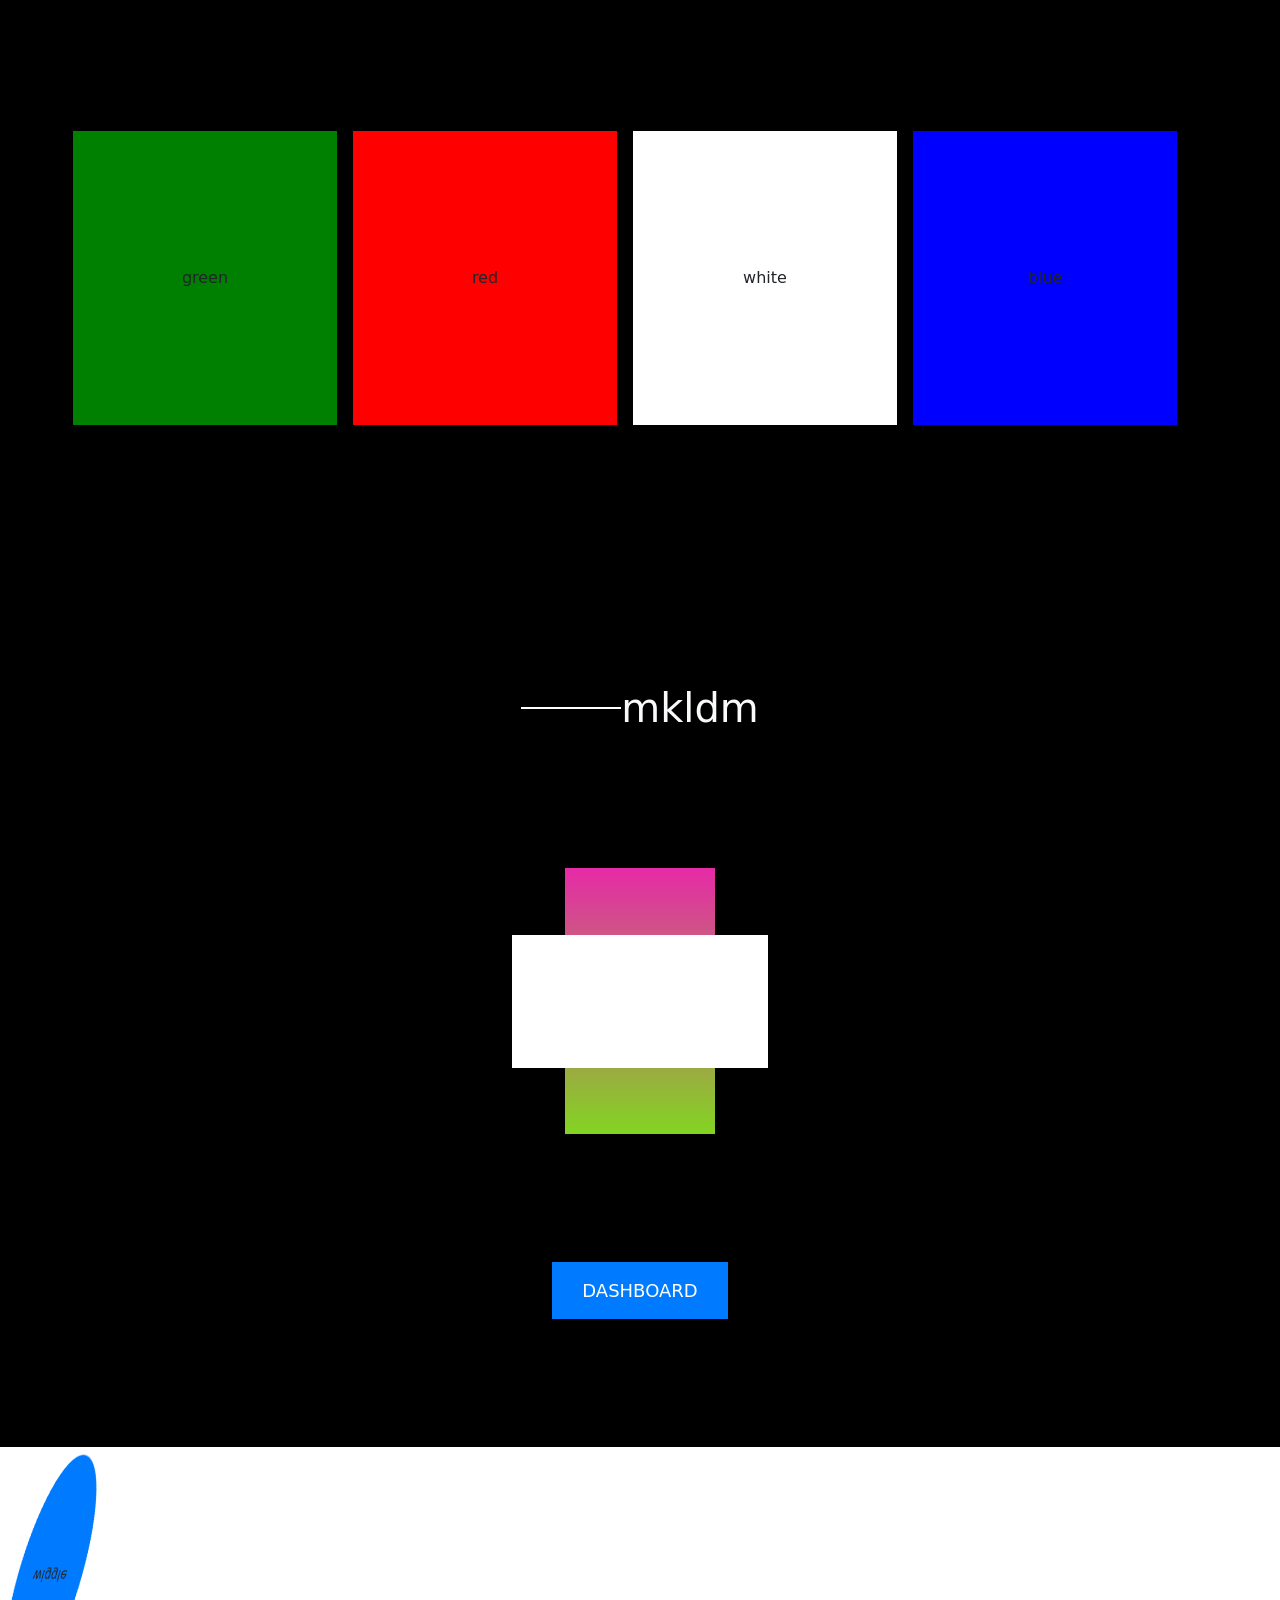
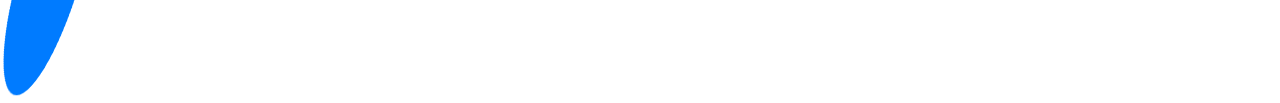
<file: class-work.html>
<!DOCTYPE html>
<html lang="en">
<head>
    <meta charset="UTF-8">
    <meta name="viewport" content="width=device-width, initial-scale=1.0">
    <title>Document</title>
    <link href="https://cdn.jsdelivr.net/npm/bootstrap@5.3.5/dist/css/bootstrap.min.css" rel="stylesheet" integrity="sha384-SgOJa3DmI69IUzQ2PVdRZhwQ+dy64/BUtbMJw1MZ8t5HZApcHrRKUc4W0kG879m7" crossorigin="anonymous">
</head>
<style>
   
    section{
        margin: 0;
        padding: 10% 0;
        background-color: black;
        height: fit-content;
        width: 100vw;
        display: flex;
        justify-content: center;
        align-items: center;
        
    }
  
    .row {
        width: fit-content;
        display: flex;
        justify-content: center;
        align-items: center;
        gap: 10px;
    }
    .row>div:nth-child(1){
        border: 3px solid black;
        height: 300px;
        width: 270px;
        display: flex;
        justify-content: center;
        align-items: center;
        background-color: green;
    }
    .row>div:nth-child(2){
        border: 3px solid black;
        height: 300px;
        width: 270px;
        display: flex;
        justify-content: center;
        align-items: center;
        background-color: red;
    }
    .row>div:nth-child(3){
        border: 3px solid black;
        height: 300px;
        width: 270px;
        display: flex;
        justify-content: center;
        align-items: center;
        background-color: white;
    }
    .row>div:nth-child(4){
        border: 3px solid black;
        height: 300px;
        width: 270px;
        display: flex;
        justify-content: center;
        align-items: center;
        background-color: blue;

    }
    h1{
        display: flex;
        align-items: center;
    }
    h1:before{
        content: "";
        display: block;
        background-color: white;
        height: 2px;
        width: 100px;
    }

    .neon-edge{
        position: relative;
        display: flex;
        justify-content: center;
        align-items: center;
        overflow: hidden;
    }

    .neon-edge::before{
        content: '';
        position: absolute;
        width: 150px;
        height: 150%;
        background: linear-gradient(#ff00c8,#6aff00);
        animation: neon 3s linear infinite;

    }
  @keyframes neon{
    from{
        transform: rotate(0deg);
    }
    to{
        transform: rotate(360deg);
    }
  }
  .neon-edge::after{
        content: '';
        position: absolute;
        /* inset: 1px; */
        background-color: white;
        width: 20%;
        height: 50%;
        /* border: 100px; */
    }


    .slide-button {
    position: relative;
    overflow: hidden;
    border: none;
    padding: 15px 30px;
    font-size: 18px;
    cursor: pointer;
    color: white;
    background-color: #007bff;
    transition: all 0.4s ease-in-out;
}

.slide-button::before {
    content: "Hovered!";
    position: absolute;
    top: 0;
    left: 100%;
    width: 100%;
    height: 100%;
    background-color: #28a745;
    display: flex;
    justify-content: center;
    align-items: center;
    color: white;
    transition: all 0.4s ease-in-out;
}

.slide-button:hover {
    color: transparent;

}

.slide-button:hover::before {
    left: 0;

}
 .wig{
    width: 100px;
    height: 100px;
    columns: pink;
    background-color: #007bff;
    border-radius: 50%;
    display: flex;
    justify-content: center;
    align-items: center;
    transform: rotateY(50deg) rotateX(160deg);
}
</style>
<body>
    <section>
        <div class="container">
            <div class="row d-flex justify-content-center align-items-center">
                <div class="col-lg col-sm-5 col-xs-10">green</div>
                <div class="col-lg col-sm-5 col-xs-10">red</div>
                <div class="col-lg col-sm-5 col-xs-10">white</div>
                <div class="col-lg col-sm-5 col-xs-10">blue</div>
            </div>
        </div>
    </section>

    <section>
        <h1 class="text-light">mkldm</h1>
    </section>

    <section class="neon-edge">
        <h1></h1>
    </section>


    <section class="button">
        <button class="slide-button">DASHBOARD</button>
    </section>


    <section class="wig">
        <div class="wiggle">wiggle</div>
    </section>
    <script src="https://cdn.jsdelivr.net/npm/bootstrap@5.3.5/dist/js/bootstrap.bundle.min.js" integrity="sha384-k6d4wzSIapyDyv1kpU366/PK5hCdSbCRGRCMv+eplOQJWyd1fbcAu9OCUj5zNLiq" crossorigin="anonymous"></script>
</body>
</html>
</file>
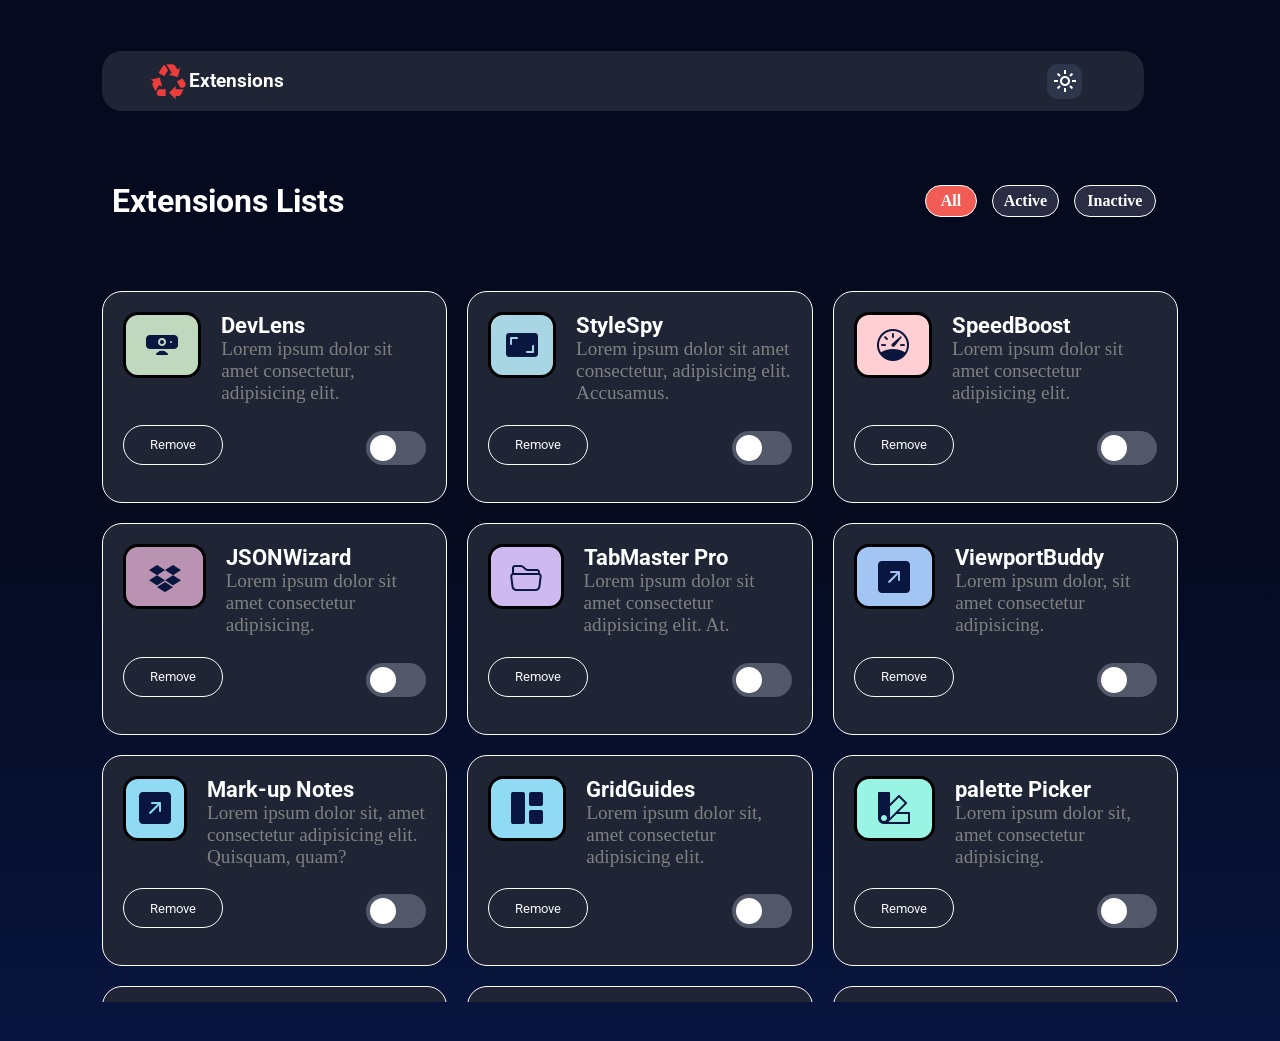
<file: index-2.html>
<!DOCTYPE html>
<html lang="en">
<head>
    <meta charset="UTF-8">
    <meta name="viewport" content="width=device-width, initial-scale=1.0">
    <title>DashBoard</title>
    <link rel="preconnect" href="https://fonts.googleapis.com">
    <link rel="preconnect" href="https://fonts.gstatic.com" crossorigin>
    <link href="https://fonts.googleapis.com/css2?family=Roboto:ital,wght@0,100..900;1,100..900&display=swap" rel="stylesheet">
    <link rel="stylesheet" href="https://fonts.googleapis.com/css2?family=Material+Symbols+Outlined:opsz,wght,FILL,GRAD@20..48,100..700,0..1,-50..200&icon" />
    <link rel="stylesheet" href="index-2.css">
    <link rel="stylesheet" href="https://cdn.jsdelivr.net/npm/bootstrap-icons@1.11.3/font/bootstrap-icons.min.css">
</head>
<body>
    <div class="container">
        <div class="header">
            <h3><svg xmlns="http://www.w3.org/2000/svg" height="40px" viewBox="0 -960 960 960" width="40px" fill="#ec3c3c"><path d="m368-592 89-147-59-98q-12-20-34.5-20T329-837l-98 163 137 82Zm387 272-89-148 139-80 64 107q11 17 12 38t-9 39q-10 20-29.5 32T800-320h-45ZM640-40 480-200l160-160v80h190l-58 116q-11 20-30 32t-42 12h-60v80Zm-387-80q-20 0-36.5-10.5T192-158q-8-16-7.5-33.5T194-224l34-56h172v160H253Zm-99-114L89-364q-9-18-8.5-38.5T92-441l16-27-68-41 219-55 55 220-69-42-91 152Zm540-342-219-55 69-41-125-208h141q21 0 39.5 10.5T629-841l52 87 68-42-55 220Z"/></svg>
            Extensions</h3>
            <span id="light-mode" class="material-symbols-outlined">
                light_mode
                </span>
        </div>

        <div class="active">
            <h1>Extensions Lists</h1>

            <div id="btn">
                <strong id="all">All</strong>
                <strong id="active">Active</strong>
                <strong id="inactive">Inactive</strong>
            </div>
        </div>  

        <div class="body">
            <div class="box box-1">
                <div id="flex-box"> 
                    <!-- <img src="extensions-img/dev-lens-img.jpg" alt=""> -->
                    <i class="bi bi-webcam-fill bi-1"></i>
                    <div>
                        <h3>DevLens</h3>
                        <p>Lorem ipsum dolor sit amet consectetur, adipisicing elit.</p>
                    </div>
                </div>
                <div class="second-child">
                    <button class="btn-">Remove</button>
                    <label class="switch">
                        <input type="checkbox">
                        <span class="slider round"></span>
                    </label>
                </div>
            </div>

            <div class="box box-2">
                <div id="flex-box">
                    <!-- <img src="extensions-img/styleSpy-img.png" alt=""> -->
                    <i class="bi bi-aspect-ratio-fill bi-2"></i>
                    <div>
                        <h3>StyleSpy</h3>
                        <p>Lorem ipsum dolor sit amet consectetur, adipisicing elit. Accusamus.</p>
                    </div>
                </div>

                <div class="second-child">
                    <button class="btn-">Remove</button>
                    <label class="switch">
                        <input type="checkbox">
                        <span class="slider round"></span>
                    </label>
                </div>
            </div>

            <div class="box box-3">
                <div id="flex-box">
                    <!-- <img src="extensions-img/speed-boost-img.jpg" alt=""> -->
                    <i class="bi bi-speedometer bi-3"></i>
                    <div>
                        <h3>SpeedBoost</h3>
                        <p>Lorem ipsum dolor sit amet consectetur adipisicing elit.</p>
                    </div>
                </div>

                <div class="second-child">
                    <button class="btn-">Remove</button>
                    <label class="switch">
                        <input type="checkbox">
                        <span class="slider round"></span>
                    </label>
                </div>
            </div>
            
            <div class="box box-4">
                <div id="flex-box">
                    <!-- <img src="extensions-img/js-img.png" alt=""> -->
                    <i class="bi bi-dropbox bi-4"></i>
                    <div>
                        <h3>JSONWizard</h3>
                        <p>Lorem ipsum dolor sit amet consectetur adipisicing.</p>
                    </div>
                </div>

                <div class="second-child">
                    <button class="btn-">Remove</button>
                    <label class="switch">
                        <input type="checkbox">
                        <span class="slider round"></span>
                      </label>
                </div>
            </div>

            <div class="box box-5">
                <div id="flex-box">
                    <!-- <img src="extensions-img/master-pro.png" alt=""> -->
                    <i class="bi bi-folder2-open bi-5"></i>
                    <div>
                        <h3>TabMaster Pro</h3>
                        <p>Lorem ipsum dolor sit amet consectetur adipisicing elit. At.</p>
                    </div>
                </div>

                <div class="second-child">
                    <button class="btn-">Remove</button>
                    <label class="switch">
                        <input type="checkbox">
                        <span class="slider round"></span>
                      </label>
                </div>
            </div>

            <div class="box box-6">
                <div id="flex-box">
                    <!-- <img src="extensions-img/buddy.jpg" alt=""> -->
                    <i class="bi bi-arrow-up-right-square-fill bi-6"></i>
                    <div>
                        <h3>ViewportBuddy</h3>
                        <p>Lorem ipsum dolor, sit amet consectetur adipisicing.</p>
                    </div>
                </div>

                <div class="second-child">
                    <button class="btn-">Remove</button>
                    <label class="switch">
                        <input type="checkbox">
                        <span class="slider round"></span>
                      </label>
                </div>
            </div>

            <div class="box box-7">
                <div id="flex-box">
                    <!-- <img src="extensions-img/mark-up-img.png" alt=""> -->
                    <i class="bi bi-arrow-up-right-square-fill bi-7"></i>
                    <div>
                        <h3>Mark-up Notes</h3>
                        <p>Lorem ipsum dolor sit, amet consectetur adipisicing elit. Quisquam, quam?</p>
                    </div>
                </div>
                <div class="second-child">
                
                    <button class="btn-">Remove</button>
                    <label class="switch">
                        <input type="checkbox">
                        <span class="slider round"></span>
                      </label>
                </div>
            </div>

            <div class="box box-8">
                <div id="flex-box">
                    <!-- <img src="extensions-img/grid-guides-img.png" alt=""> -->
                    <i class="bi bi-grid-1x2-fill bi-8"></i>
                    <div>
                        <h3>GridGuides</h3>
                        <p>Lorem ipsum dolor sit, amet consectetur adipisicing elit.</p>                   
                    </div>
                </div>

                <div class="second-child">
                    <button class="btn-">Remove</button>
                    <label class="switch">
                        <input type="checkbox">
                        <span class="slider round"></span>
                      </label>
                </div>
            </div>

            <div class="box box-9">
                <div id="flex-box">
                    <!-- <img src="extensions-img/palette-picker-img.jpg" alt=""> -->
                    <i class="bi bi-palette2 bi-9"></i>
                    
                    <div>
                        <h3>palette Picker</h3>
                        <p>Lorem ipsum dolor sit, amet consectetur adipisicing.</p>                   
                    </div>
                </div>

                <div class="second-child">
                    <button class="btn-">Remove</button>
                    <label class="switch">
                        <input type="checkbox">
                        <span class="slider round"></span>
                      </label>
                </div>
            </div>

            <div class="box box-10">
                <div id="flex-box">
                    <!-- <img src="extensions-img/palette-picker-img.jpg" alt=""> -->
                    <i class="bi bi-patch-check-fill bi-10"></i>
                    <div>
                        <h3>LinkChecker</h3>
                        <p>Lorem ipsum dolor sit amet consectetur adipisicing elit.</p>                     
                    </div>
                </div>

                <div class="second-child">
                    <button class="btn-">Remove</button>
                    <label class="switch">
                        <input type="checkbox">
                        <span class="slider round"></span>
                      </label>
                </div>
                   
            </div>

            <div class="box box-11">
                <div id="flex-box">
                    <!-- <img src="extensions-img/mark-up-img.png" alt=""> -->
                    <i class="bi bi-file-break-fill bi-11"></i>
                    <div>
                        <h3>Dom Snapshot</h3>
                        <p>Lorem, ipsum dolor sit amet consectetur adipisicing.</p>                        
                    </div>
                </div>

                <div class="second-child">
                    <button class="btn-">Remove</button>
                    <label class="switch">
                        <input type="checkbox">
                        <span class="slider round"></span>
                      </label>
                </div>
            </div>

            <div class="box box-12">
                <div id="flex-box">
                    <!-- <img src="extensions-img/mark-up-img.png" alt=""> -->
                     <i class="bi bi-git bi-12"></i>
                    <div>
                        <h3>ConsolePlus</h3>
                        <p>Lorem ipsum dolor sit amet, consectetur adipisicing elit.</p>                        
                    </div>
                </div>
                <div class="second-child">
                    <button class="btn-">Remove</button>
                    <label class="switch">
                        <input type="checkbox">
                        <span class="slider round"></span>
                      </label>
                </div>
            </div>

        </div>

    </div>
</body>
</html>
</file>
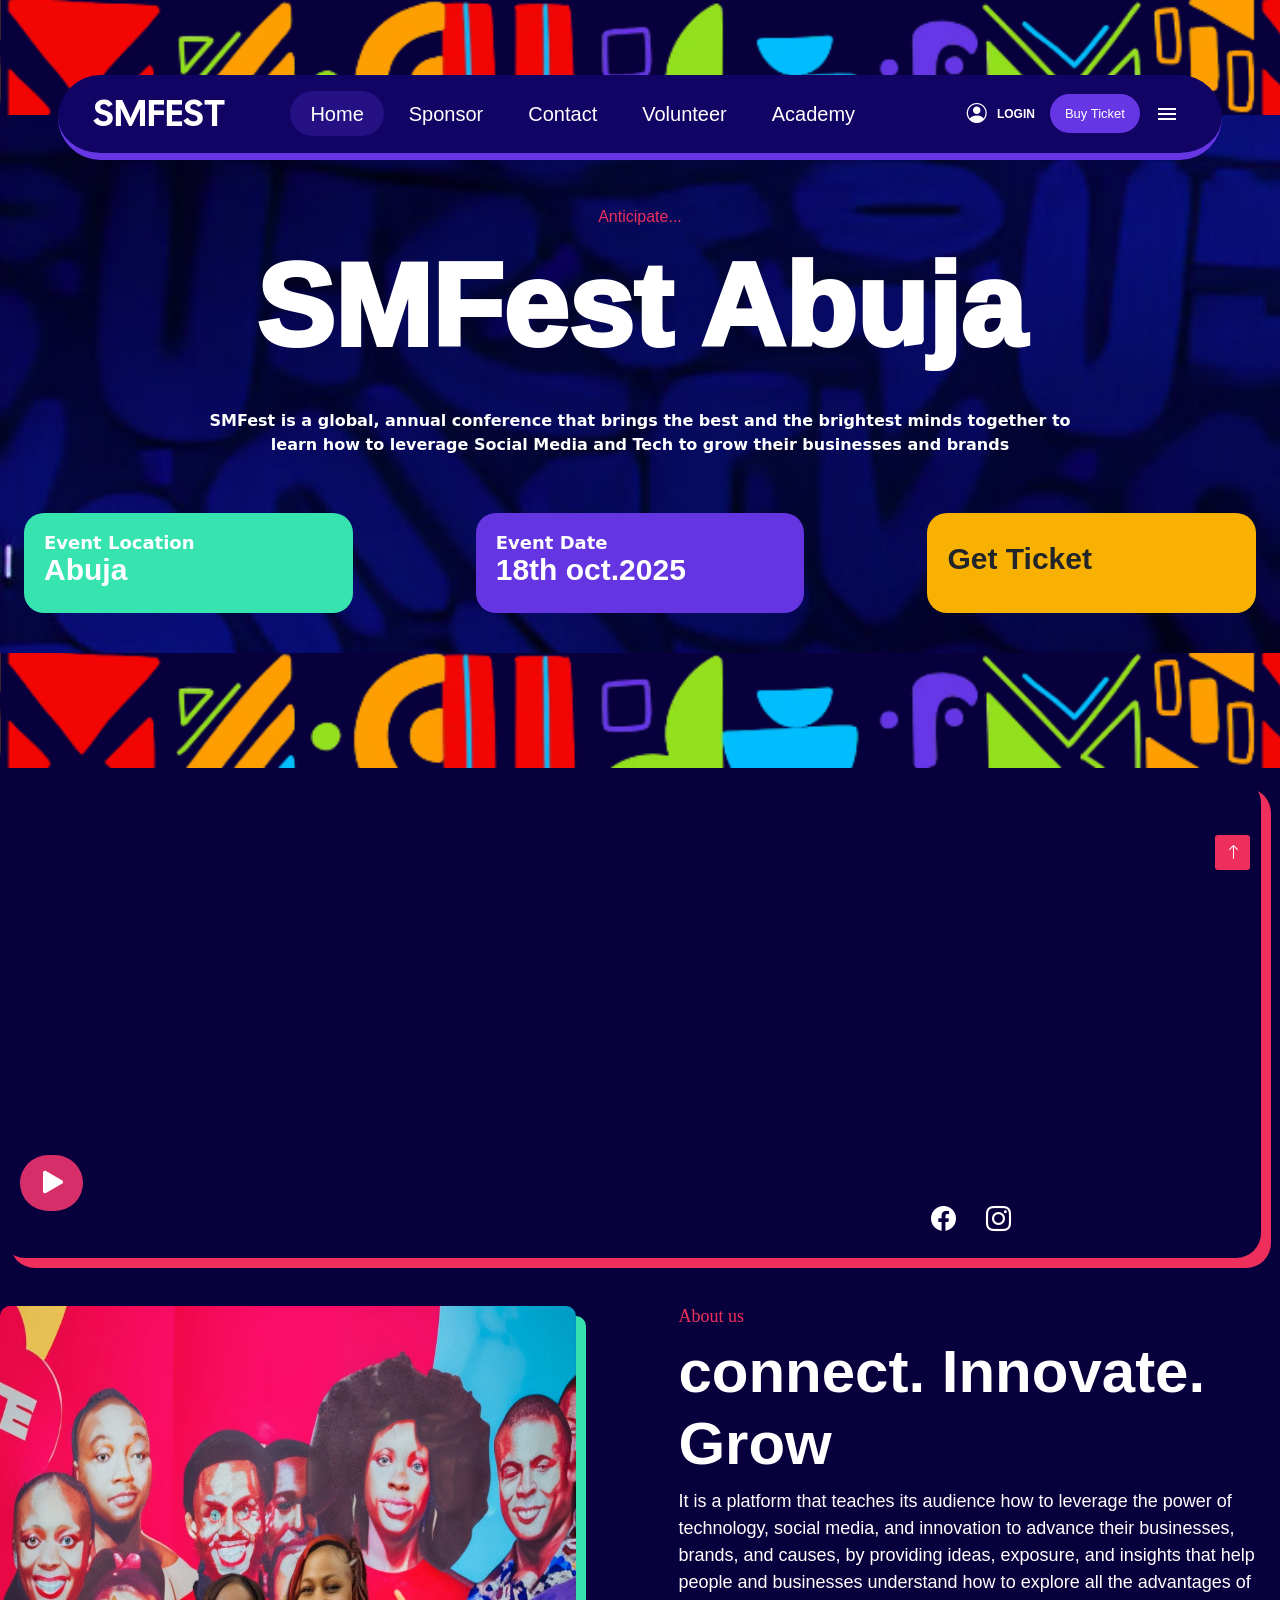
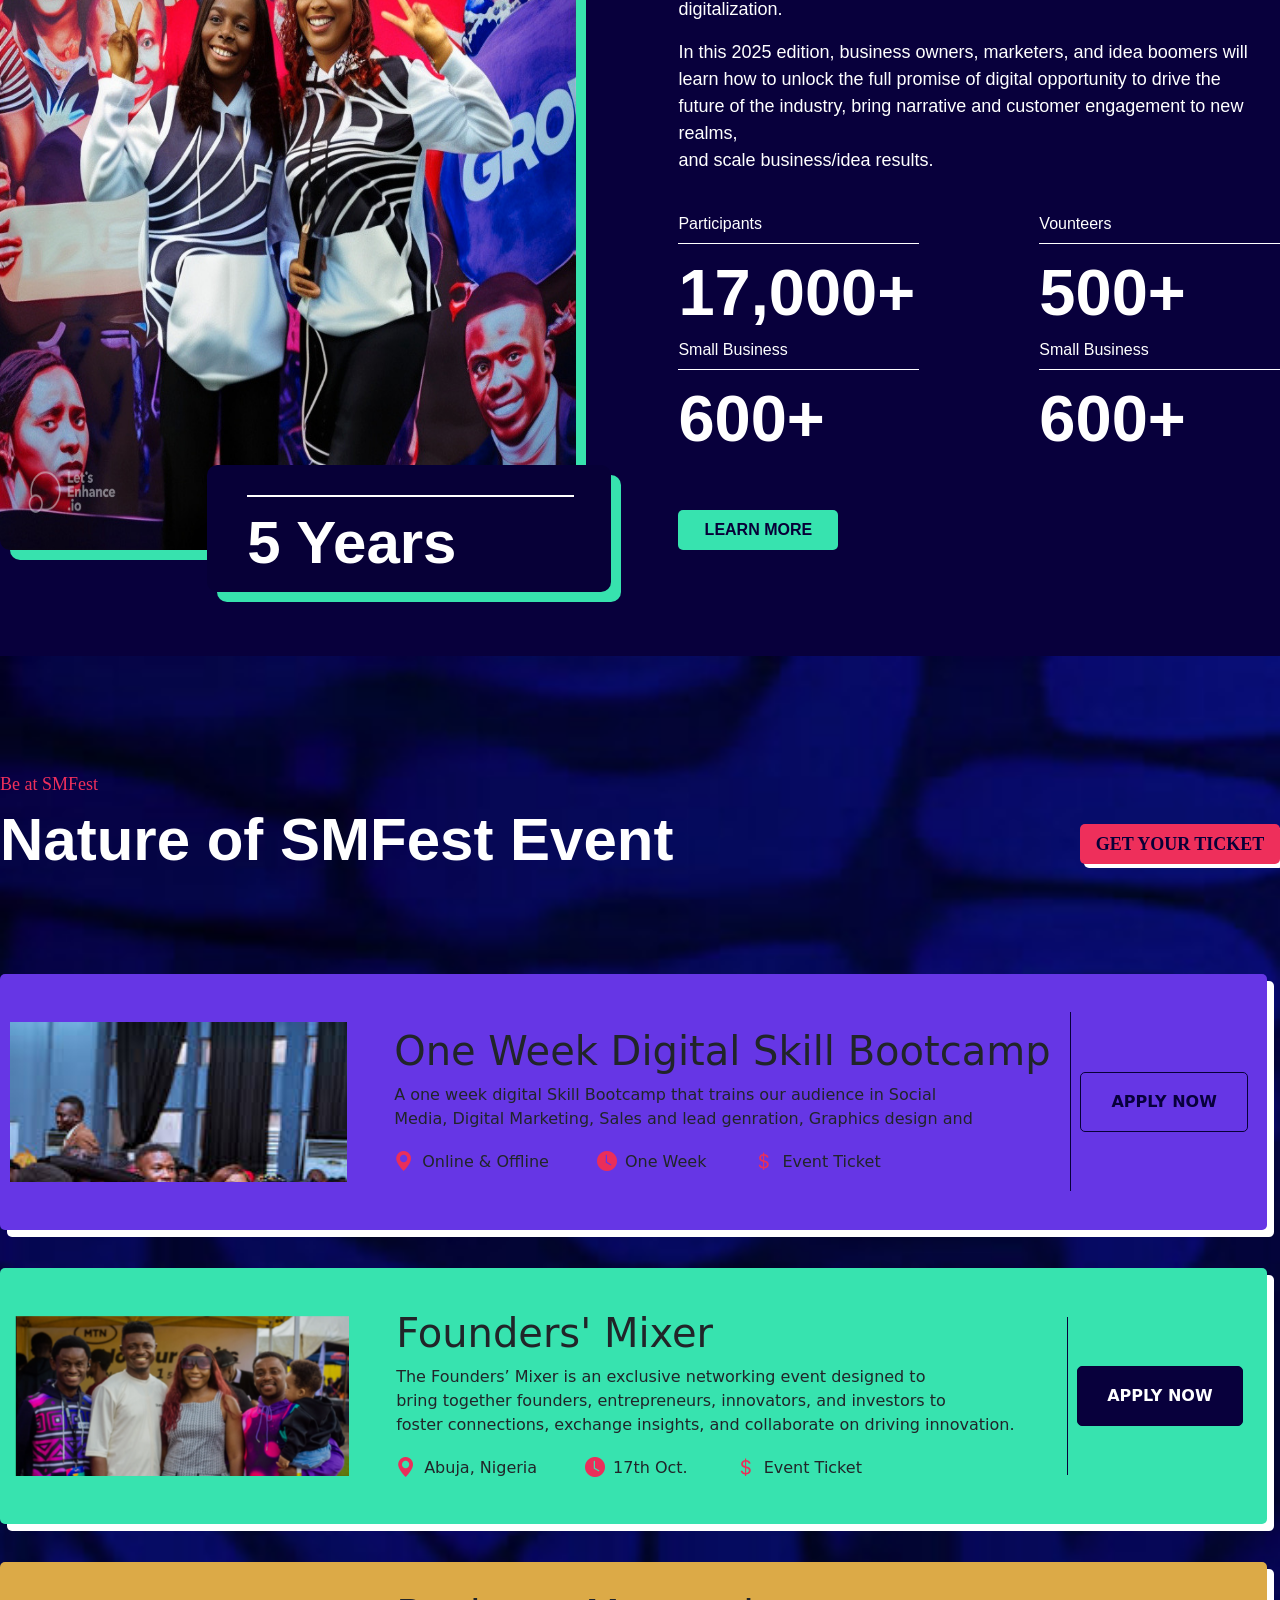
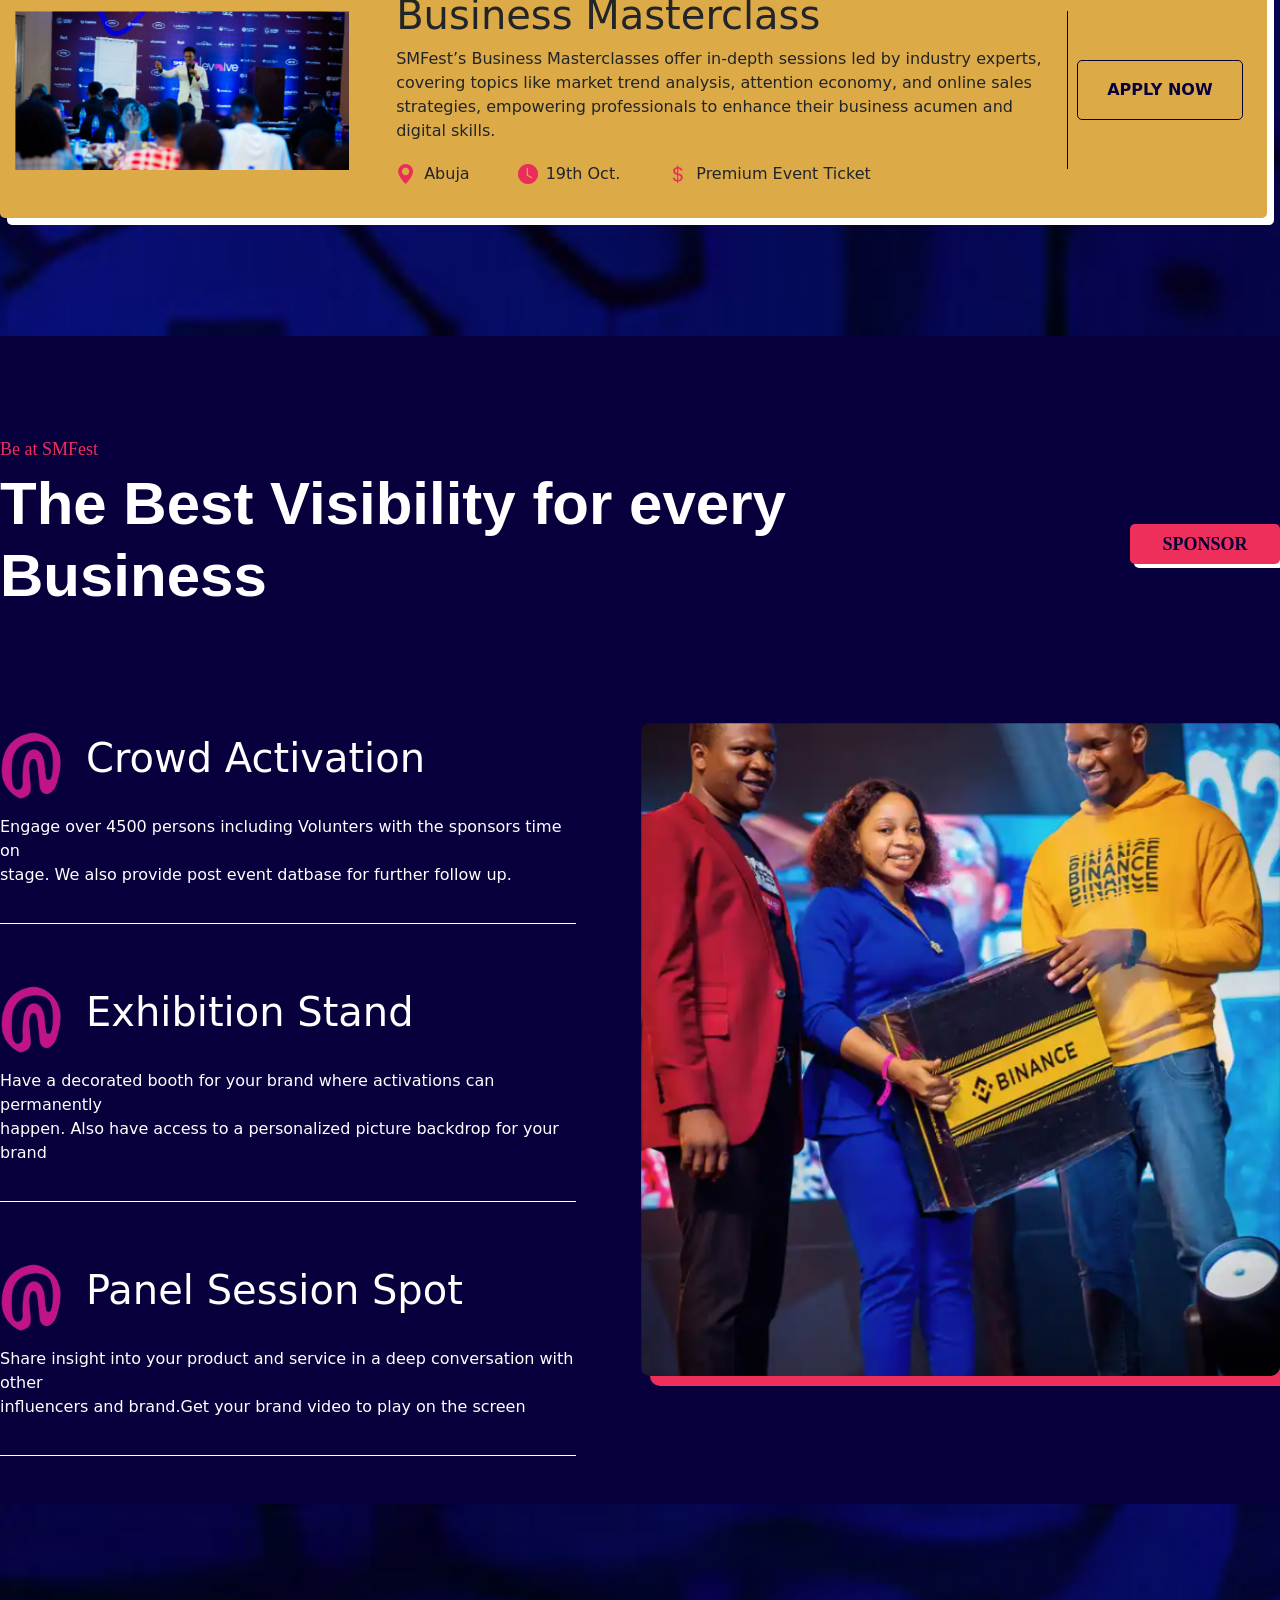
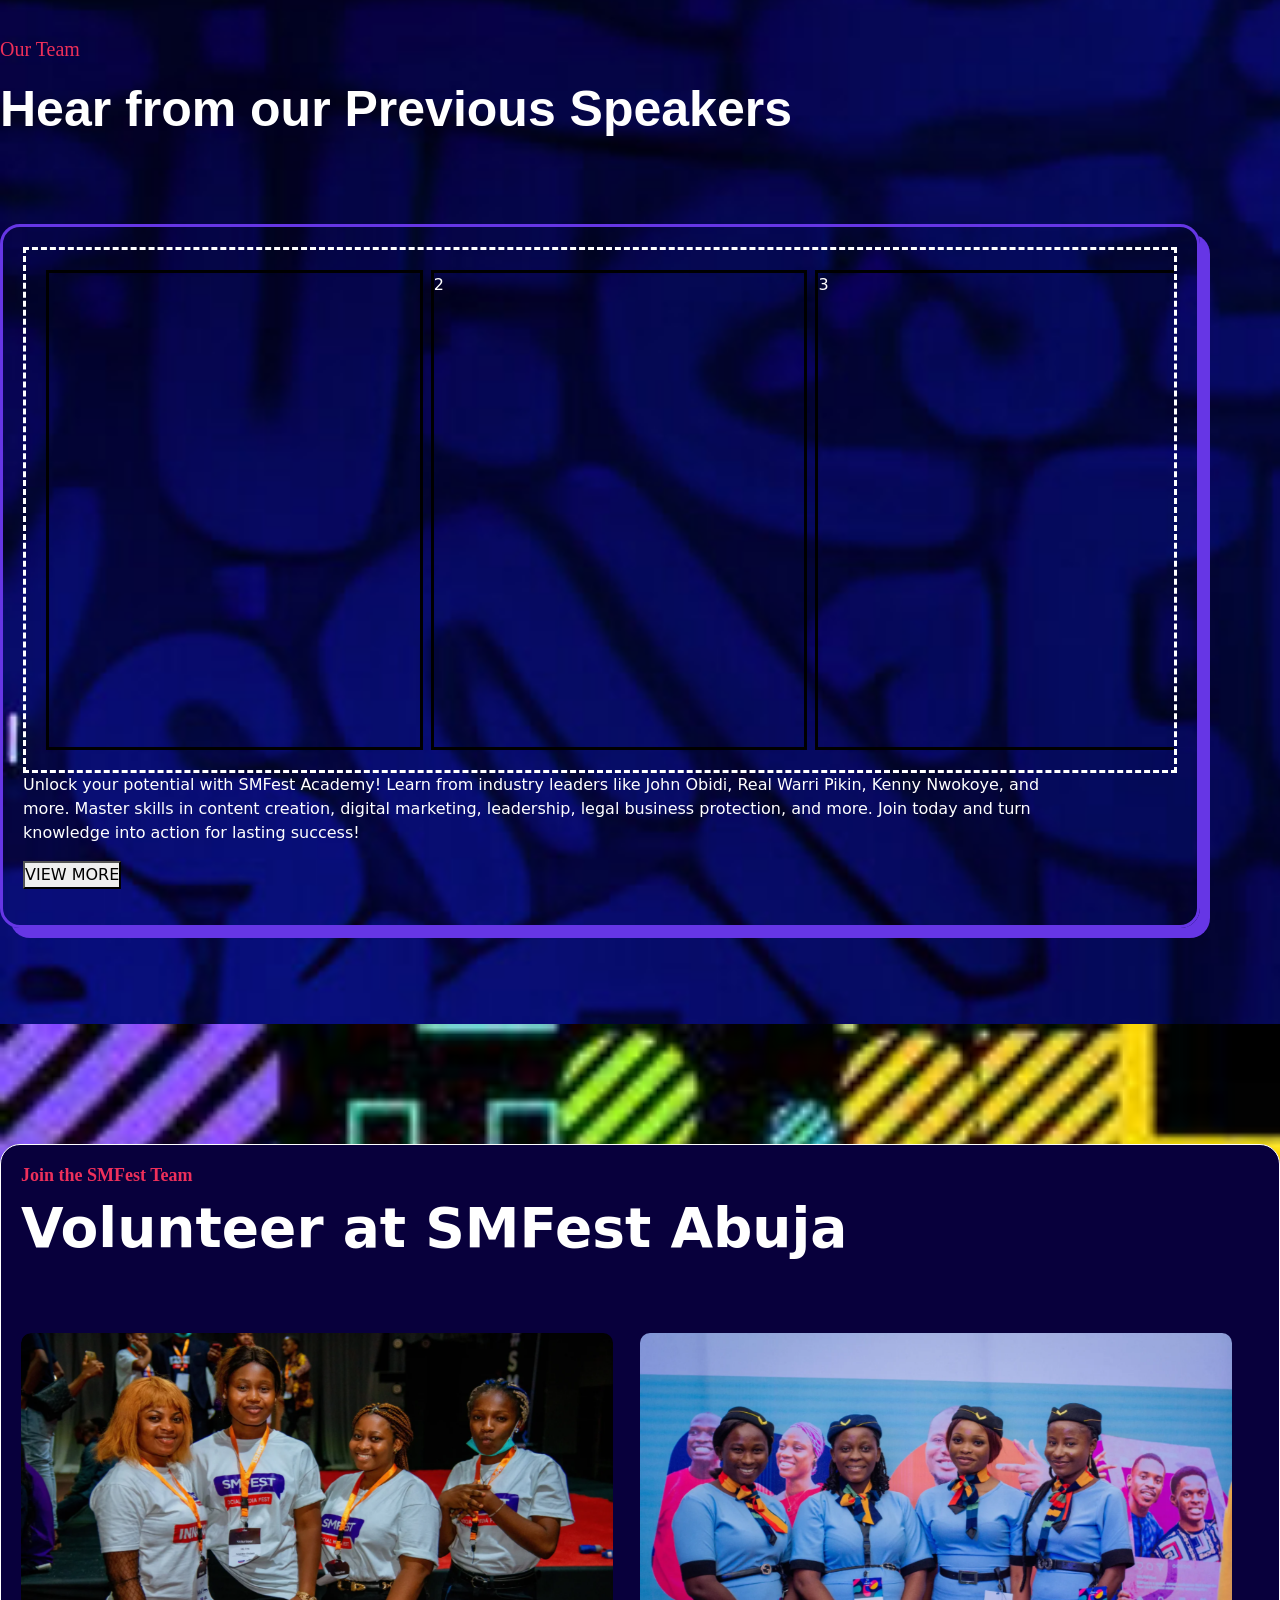
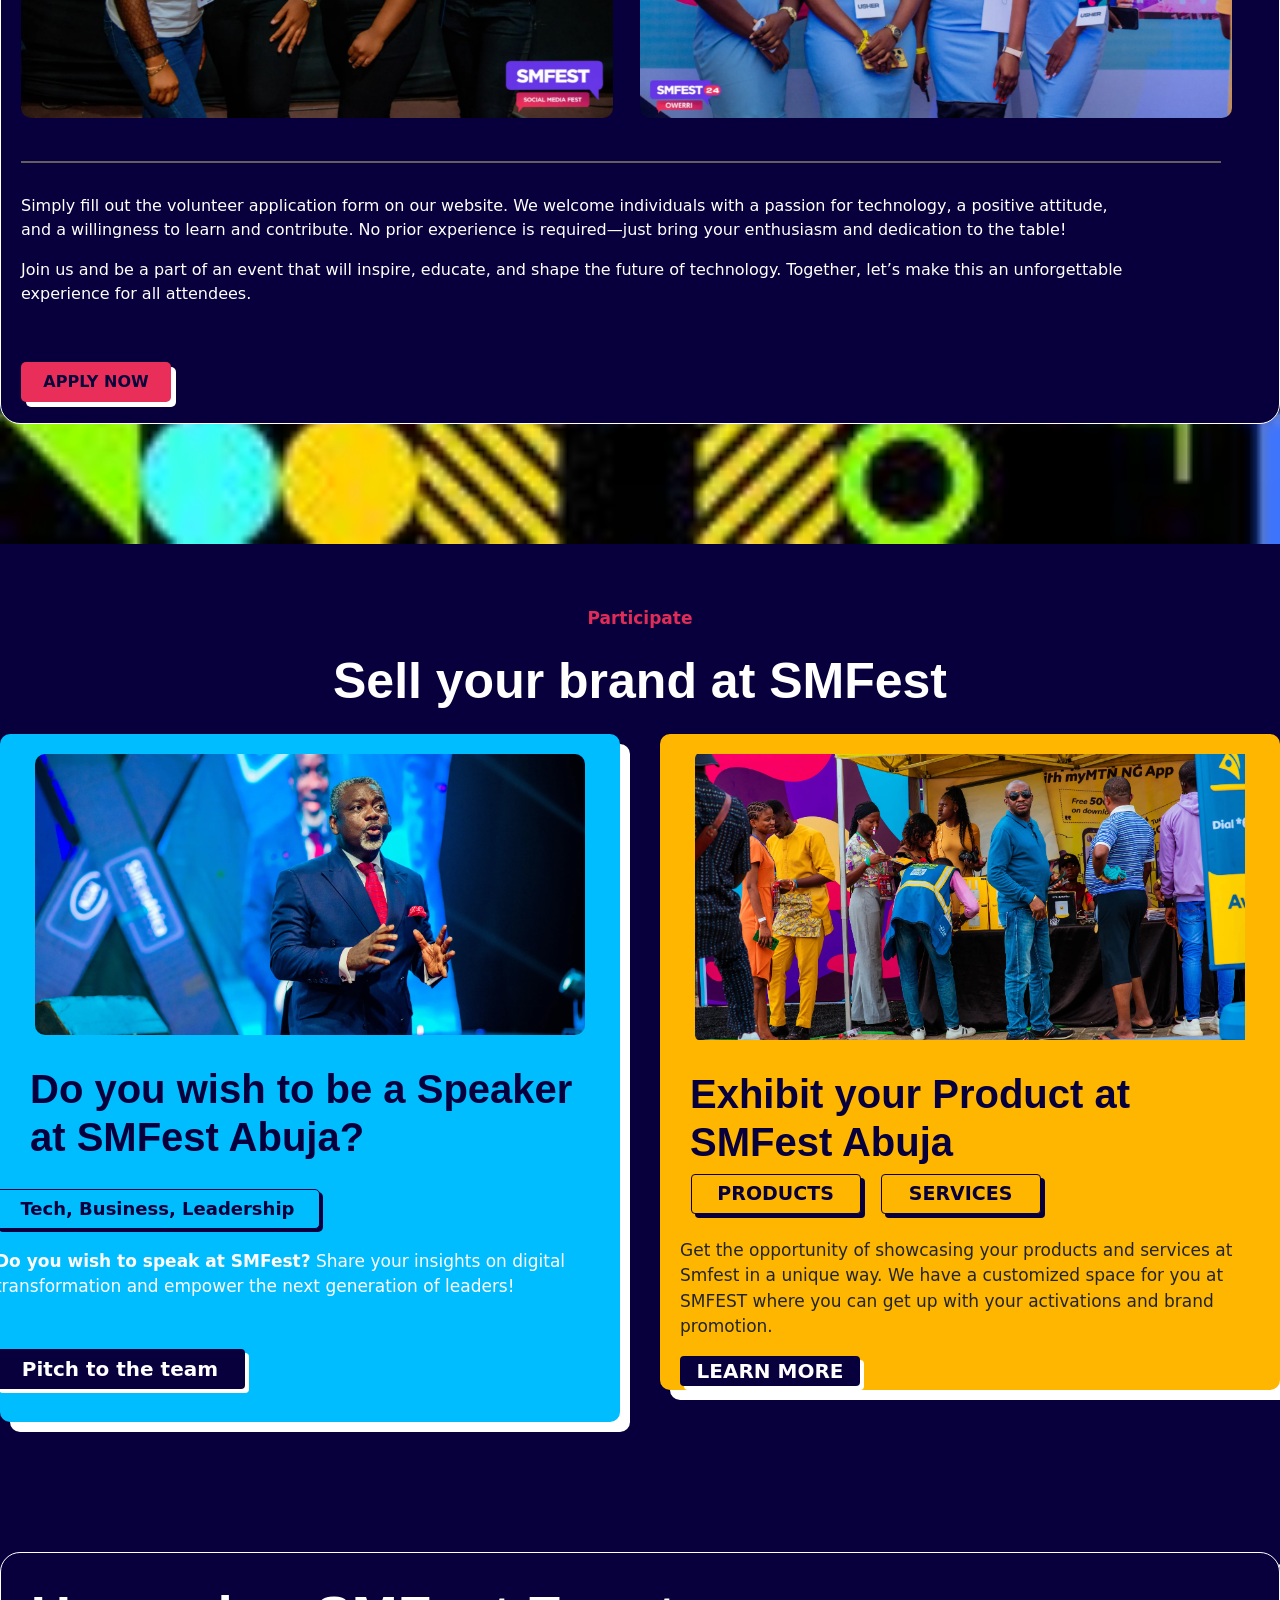
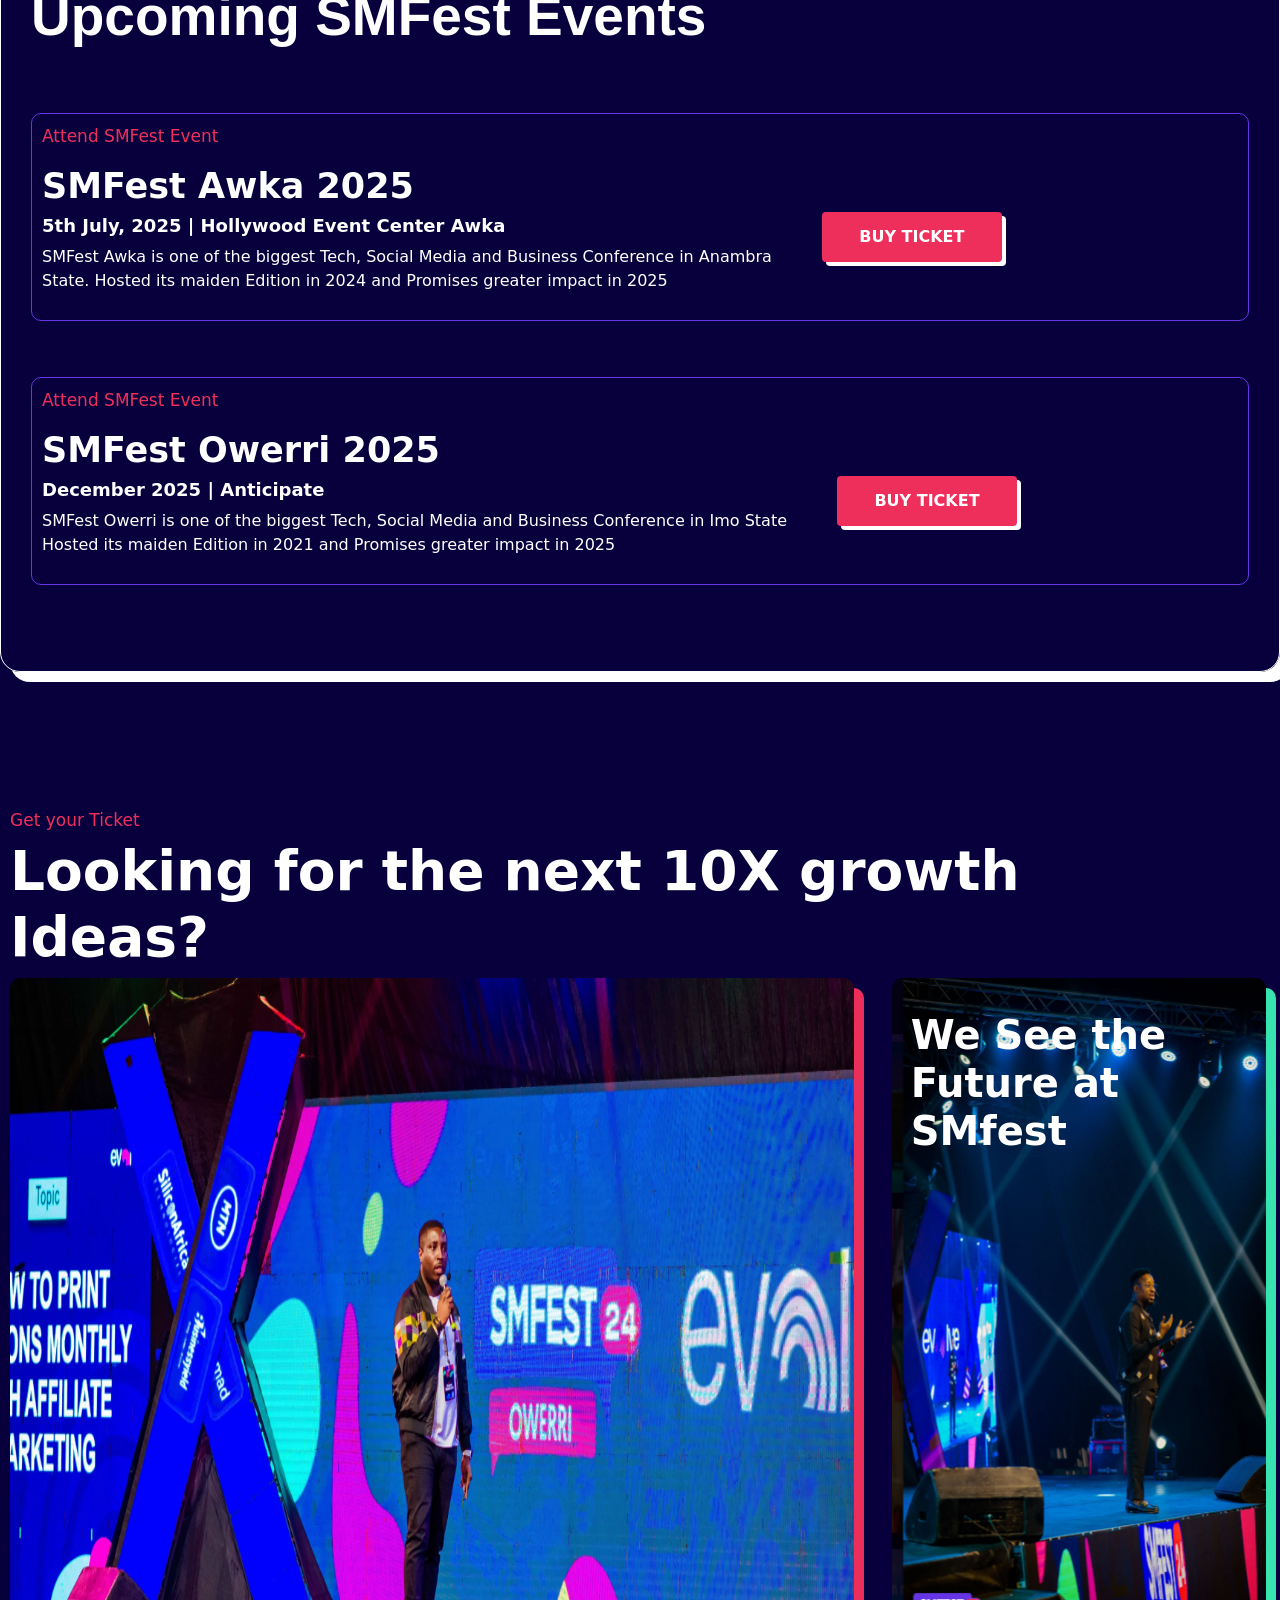
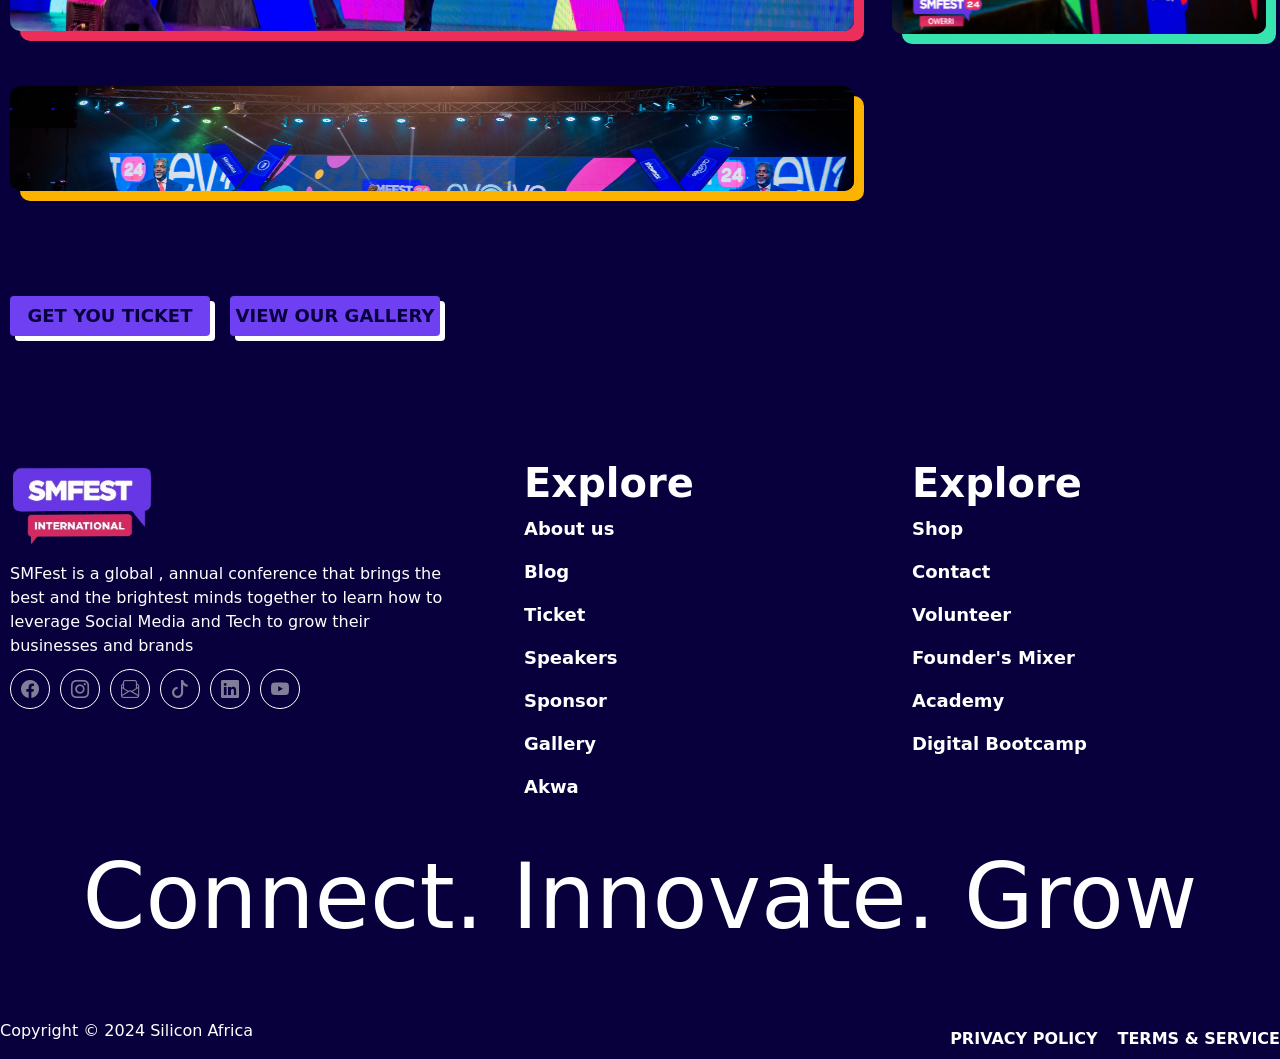
<file: smfest2.html>
<!DOCTYPE html>
<html lang="en">
<head>
    <meta charset="UTF-8">
    <meta name="viewport" content="width=device-width, initial-scale=1.0">
    <title>SMFEST 2025 Abuja | Largest Social..</title>
    <link rel="shortcut icon" href="SmFest-images/download-removebg-preview (1).png" type="image/x-icon">
    <link rel="stylesheet" href="smfest2.css">
    <link rel="preconnect" href="https://fonts.googleapis.com">
    <link rel="stylesheet" href="https://fonts.googleapis.com/css2?family=Material+Symbols+Outlined:opsz,wght,FILL,GRAD@24,400,0,0&icon" />
    <link rel="preconnect" href="https://fonts.gstatic.com" crossorigin>
    <link href="https://fonts.googleapis.com/css2?family=Cal+Sans&family=Lato:ital,wght@0,100;0,300;0,400;0,700;0,900;1,100;1,300;1,400;1,700;1,900&family=Lobster&family=Roboto:ital,wght@0,100..900;1,100..900&display=swap" rel="stylesheet">
    <link rel="stylesheet" href="https://cdn.jsdelivr.net/npm/bootstrap-icons@1.11.3/font/bootstrap-icons.min.css">
    <link href="https://cdn.jsdelivr.net/npm/bootstrap@5.3.5/dist/css/bootstrap.min.css" rel="stylesheet" integrity="sha384-SgOJa3DmI69IUzQ2PVdRZhwQ+dy64/BUtbMJw1MZ8t5HZApcHrRKUc4W0kG879m7" crossorigin="anonymous">
</head>
<body>
    <header>
        <div>
            <nav>
                <div class="nav-bar">
                        <div class="logo">
                           <a href="#">SMFEST</a>
                        </div>
    
                        <div class="nav-links">
                          <a href="#">Home</a>
                          <a href="#">Sponsor</a>
                          <a href="#">Contact</a>
                          <a href="#">Volunteer</a>
                          <a href="#">Academy</a>
                        </div>
    
                        <div class="nav-login">
                            <!-- to flex items and when i hover on it there colors will cahnge  -->
                           <div>
                                <i class="bi bi-person-circle fs-5 text-white"></i>
                                <a href="#">LOGIN</a>
                           </div>

                            <button>Buy Ticket</button>
                            <span class="material-symbols-outlined hamburger-icon">menu</span>
                        </div>
                </div>
    
            </nav>
        </div>
    </header>

    <!-- first section -->
    <section id="first-section" class="first-section">
        <div>
          <div>
            <h5>Anticipate...</h5>
            <h1>SMFest Abuja</h1><br>
            <p>SMFest is a global, annual conference that brings the best and the brightest minds together to <br> learn how to leverage Social Media and Tech to grow their businesses and brands</p>
         </div>

         <!-- for the 3 boxes -->
         <div>
            <div>
                <p>Event Location</p>
                <h3>Abuja</h3>
            </div>

            <div>
                <p>Event Date</p>
                <h3>18th oct.2025</h3>
            </div>

            <div>
                <h3>Get Ticket</h3>
            </div>
         </div>
        </div>
    </section>

    <!-- second section -->
    <section class="second-section">
        <!-- for video -->
        <iframe width="560" height="315" src="https://www.youtube.com/embed/i5Wrgqdgclc?si=iqeUDPI-F5cq17ST&amp;controls=0" title="YouTube video player" frameborder="0" allow="accelerometer; autoplay; clipboard-write; encrypted-media; gyroscope; picture-in-picture; web-share" referrerpolicy="strict-origin-when-cross-origin" allowfullscreen></iframe>
        <div>
            <a href="" class="play-button"><i class="bi bi-play-fill icon-1"></i></a>
            <a href="" class="facebook"><i class="bi bi-facebook icon-2"></i></a>
            <a href="" class="insta"><i class="bi bi-instagram icon-3"></i></a>
        </div>
    </section><br><br>
    
    <!-- third section -->
    <section class="third-section">
        <div>
            <div>
                <img src="SmFest-images/WhatsApp Image 2025-04-29 at 15.13.49_6d778210.jpg" alt="">
                <div><h1>5 Years</h1></div>
            </div>
    
            <div>
                <h5>About us</h5>
                <h1>connect. Innovate. <br>Grow</h1>
                <p>It is a platform that teaches its audience how to leverage the power of technology, social media, and innovation to advance their businesses, brands, and causes, by providing ideas, exposure, and insights that help people and businesses understand how to explore all the advantages of digitalization.</p>
                <p>In this 2025 edition, business owners, marketers,  and idea boomers will learn how to unlock the full promise of digital opportunity to drive the future of the industry, bring narrative and customer engagement to new realms, <br> and scale business/idea results.</p>
                
                <!-- to display the items below in grid format -->
                <div>
                     <div class="part-1">
                        <h5>Participants</h5>
                        <h1>17,000+</h1>
                        <h5>Small Business</h5>
                        <h1>600+</h1>
                     </div>
    
                     <div class="part-2">
                        <h5>Vounteers</h5>
                        <h1>500+</h1>
                        <h5>Small Business</h5>
                        <h1>600+</h1>
                     </div>
                </div>
    
                <button>LEARN MORE</button>
            </div>
        </div>
    </section><br><br>

    <!-- section four -->
    <section class="section-four">
        <div>
            <h5>Be at SMFest</h5>
            <div class="content-">
                <h1>Nature of SMFest Event</h1>
                <button>GET YOUR TICKET</button>
            </div>

            <!-- for image slide carousel and contents -->
            <div class="contents-1">
                <div id="carouselExampleSlidesOnly" class="carousel slide" data-bs-ride="carousel">
                    <div class="carousel-inner">
                      <div class="carousel-item active">
                        <img src="SmFest-images/caro-1-grid-1.jpeg" class="d-block w-100" alt="...">
                      </div>
                      <div class="carousel-item">
                        <img src="SmFest-images/caro-1-grid-1-2.jpeg" class="d-block w-100" alt="...">
                      </div>
                      <div class="carousel-item">
                        <img src="SmFest-images/caro-1-grid-1-3.jpeg" class="d-block w-100" alt="...">
                      </div>
                    </div>
                </div>                

               <div>
                    <h1>One Week Digital Skill Bootcamp</h1>
                    <p>A one week digital Skill Bootcamp that trains our audience in Social <br> Media, Digital Marketing, Sales and lead genration, Graphics design and</p>
                
                    <div class="d-flex justify-content-start align-items-center gap-5">
                        <div class="d-flex justify-content-center align-items-center gap-2"><i class="bi bi-1 fs-5 bi-geo-alt-fill"></i>  Online & Offline</div>
                        <div class="d-flex justify-content-center align-items-center gap-2"><i class="bi bi-1 fs-5 bi-clock-fill"></i>  One Week</div>
                        <div class="d-flex justify-content-center align-items-center gap-2"><i class="bi bi-1 fs-5 bi-currency-dollar"></i>  Event Ticket</div>
                    </div>
               </div>

               <span class="bt-span"><button>APPLY NOW</button></span>

            </div>

            <!-- for the second image slide carousel and contents -->
            <div class="contents-2">
                <div id="carouselExampleSlidesOnly" class="carousel slide" data-bs-ride="carousel">
                    <div class="carousel-inner">
                      <div class="carousel-item active">
                        <img src="SmFest-images/caro-grid-2-1.png" class="d-block w-100" alt="...">
                      </div>
                      <div class="carousel-item">
                        <img src="SmFest-images/caro-grid-2-2.png" class="d-block w-100" alt="...">
                      </div>
                      <div class="carousel-item">
                        <img src="SmFest-images/caro-grid-2-3.png" class="d-block w-100" alt="...">
                      </div>
                    </div>
                </div> 

                <div>
                    <h1>Founders' Mixer</h1>
                    <p>The Founders’ Mixer is an exclusive networking event designed to <br> bring together founders, entrepreneurs, innovators, and investors to <br> foster connections, exchange insights, and collaborate on driving innovation.</p>
                
                    <div class="d-flex justify-content-start align-items-center gap-5">
                        <div class="d-flex justify-content-center align-items-center gap-2"><i class="bi bi-1 fs-5 bi-geo-alt-fill"></i>Abuja, Nigeria</div>
                        <div class="d-flex justify-content-center align-items-center gap-2"><i class="bi bi-1 fs-5 bi-clock-fill"></i>17th Oct.</div>
                        <div class="d-flex justify-content-center align-items-center gap-2"><i class="bi bi-1 fs-5 bi-currency-dollar"></i>  Event Ticket</div>
                    </div>
                </div>

                <span class="bt-span"><button>APPLY NOW</button></span>

            </div>

            <!-- for the third image slide carousel and contents -->
            <div class="contents-3">
                <div id="carouselExampleSlidesOnly" class="carousel slide carousel-fade" data-bs-ride="carousel">
                    <div class="carousel-inner">
                      <div class="carousel-item active">
                        <img src="SmFest-images/caro-grid-3-1.png" class="d-block w-100" alt="...">
                      </div>
                      <div class="carousel-item">
                        <img src="SmFest-images/caro-grid-3-2.png" class="d-block w-100" alt="...">
                      </div>
                      <div class="carousel-item">
                        <img src="SmFest-images/caro-grid-3-3.png" class="d-block w-100" alt="...">
                      </div>
                    </div>
                </div>

                <div>
                    <h1>Business Masterclass</h1>
                    <p>SMFest’s Business Masterclasses offer in-depth sessions led by industry experts, covering topics like market trend analysis, attention economy, and online sales strategies, empowering professionals to enhance their business acumen and digital skills.</p>
                
                    <div class="d-flex justify-content-start align-items-center gap-5">
                        <div class="d-flex justify-content-center align-items-center gap-2"><i class="bi bi-1 fs-5 bi-geo-alt-fill"></i>Abuja</div>
                        <div class="d-flex justify-content-center align-items-center gap-2"><i class="bi bi-1 fs-5 bi-clock-fill"></i>19th Oct.</div>
                        <div class="d-flex justify-content-center align-items-center gap-2"><i class="bi bi-1 fs-5 bi-currency-dollar"></i>Premium Event Ticket</div>
                    </div>
                </div>

                <span class="bt-span"><button>APPLY NOW</button></span>

            </div>
        </div>
    </section>

    <!-- for section six -->
    <section class="section-five">
        <div>
         <h5>Be at SMFest</h5>
         <div class="content-">
            <h1>The Best Visibility for every <br>Business</h1>
            <button>SPONSOR</button>
         </div>
       </div>
    </section>

    <!-- section six -->
    <section class="section-six">
        <!-- container -->
        <div>
            <!-- left -->
            <div>
                <div>
                    <!-- first -->
                    <div class="d-flex align-items-center gap-3"><img src="SmFest-images/img-icon.png" alt="" width="80px" height="85px"><h3>Crowd Activation</h3></div>
                    <p>Engage over 4500 persons including Volunters with the sponsors time on <br> stage. We also provide post event datbase for further follow up.</p>
                </div>

                <!-- second -->
                <div>
                    <div class="d-flex align-items-center gap-3"><img src="SmFest-images/img-icon.png" alt="" width="80px" height="85px"><h3>Exhibition Stand</h3></div>
                    <p>Have a decorated booth for your brand where activations can permanently <br> happen. Also have access to a personalized picture backdrop for your brand</p>
                </div>

                <!-- third -->
                <div>
                    <div class="d-flex align-items-center gap-3"><img src="SmFest-images/img-icon.png" alt="" width="80px" height="85px"><h3>Panel Session Spot</h3></div>
                    <p>Share insight into your product and service in a deep conversation with other <br> influencers and brand.Get your brand video to play on the screen</p>
                </div>
            </div>

            <div>
                <div id="carouselExampleSlidesOnly" class="carousel slide carousel-fade" data-bs-ride="carousel">
                    <div class="carousel-inner">
                      <div class="carousel-item active">
                        <img src="SmFest-images/caro-2-grid-1.png" class="d-block w-100" alt="...">
                      </div>
                      <div class="carousel-item">
                        <img src="SmFest-images/caro-2-grid-2.png" class="d-block w-100" alt="...">
                      </div>
                      <div class="carousel-item">
                        <img src="SmFest-images/WhatsApp Image 2025-04-30 at 13.09.01_379183ee.jpg" class="d-block w-100" alt="...">
                      </div>
                      <div class="carousel-item">
                        <img src="SmFest-images/caro-2-grid-4.png" class="d-block w-100" alt="...">
                      </div>
                    </div>
                </div>
            </div>
        </div>
    </section>

    <!-- section seven -->
    

    <!-- section eight -->
    <section class="section-eight">
        <!-- container -->
        <div>
             <div>
                <h5>Our Team</h5>
                <h1>Hear from our Previous Speakers</h1>
             </div>

             <div>
                <div class="content">
                    <div>   
                        <div></div>
                        <div></div>
                    </div>
                    <div>2</div>
                    <div>3</div>
                    <div>4</div>
                    <div>5</div>
                    <div>6</div>
                    <div>7</div>
                    <div>8</div>
                    <div>9</div>
                    <div>10</div>
                </div>

                <p>Unlock your potential with SMFest Academy! Learn from industry leaders like John Obidi, Real Warri Pikin, Kenny Nwokoye, and <br> more. Master skills in content creation, digital marketing, leadership, legal business protection, and more. Join today and turn <br> knowledge into action for lasting success!</p>
                <button>VIEW MORE</button>
            </div>
        </div>
    </section>

    <!-- section nine -->
    <section class="section-nine">
        <div>
            <div>
                <h3>Join the  SMFest Team</h3>
                <h1>Volunteer at SMFest Abuja</h1>
            </div>
            <div>
                <div><img src="SmFest-images/Screenshot 2025 1.png" alt=""></div>
                <div><img src="SmFest-images/Screenshot 2025 2.png" alt=""></div>
                <div><img src="SmFest-images/Screenshot 2025 3.png" alt=""></div>
                <div><img src="SmFest-images/Screenshot 2025 4.png" alt=""></div>
            </div>
            <div>
                <p>Simply fill out the volunteer application form on our website. We welcome individuals with a passion for technology, a positive attitude, <br> and a willingness to learn and contribute. No prior experience is required—just bring your enthusiasm and dedication to the table!</p>
                <p>Join us and be a part of an event that will inspire, educate, and shape the future of technology. Together, let’s make this an unforgettable <br> experience for all attendees.</p>
                <button>APPLY NOW</button>
            </div>
        </div>
    </section>    

    <!-- section ten -->
    <section class="section-ten">
        <div>
            <h3>Participate</h3>
            <h1>Sell your brand at SMFest</h1>
            <div>
                <div class="left">
                    <img src="SmFest-images/blue-right.png" alt="">
                    <h1>Do you wish to be a Speaker at SMFest Abuja?</h1>
                    <div>
                        <button>Tech, Business, Leadership</button>
                        <p><b>Do you wish to speak at SMFest?</b> Share your insights on digital <br> transformation and empower the next generation of leaders!</p><br><br>
                        <button>Pitch to the team</button>
                    </div>
                </div>

                <div class="right">
                    <img src="SmFest-images/yellow-left.png" alt="">
                    <h1>Exhibit your Product at SMFest Abuja</h1>
                    <div>
                        <button>PRODUCTS</button>
                        <button>SERVICES</button>
                    </div><br>
                    <p>Get the opportunity of showcasing your products and services at Smfest in a unique way. We have a customized space for you at SMFEST where you can get up with your activations and brand promotion. </p>
                    <button>LEARN MORE</button>
                </div>
            </div>
        </div>
    </section>

    <!-- section 11 -->
    <section class="section-11">
        <div>
            <h1>Upcoming SMFest Events</h1>
            <!-- FIRST LONG CONTINER-->
            <div class="first">
                <p>Attend SMFest Event</p>
                <div>
                    <!-- right -->
                    <div>
                        <h1>SMFest Awka 2025</h1>
                        <h3>5th July, 2025 | Hollywood Event Center Awka</h3>
                        <p>SMFest Awka is one of the biggest Tech, Social Media and Business Conference in Anambra <br>  State. Hosted its maiden Edition in 2024 and Promises greater impact in 2025</p>
                    </div>
                    <!-- left -->
                    <div>
                        <button>BUY TICKET</button> 
                    </div>                    
                </div>
            </div>

            <!-- SECOND LONG CONTAINER -->
            <div class="last">
                <p>Attend SMFest Event</p>
                <div>
                    <!-- right -->
                    <div>
                        <h1>SMFest Owerri 2025</h1>
                        <h3>December 2025 | Anticipate</h3>
                        <p>SMFest Owerri is one of the biggest Tech, Social Media and Business Conference in Imo State <br> Hosted its maiden Edition in 2021 and Promises greater impact in 2025</p>
                    </div>
                    <!-- left -->
                    <div>
                        <button>BUY TICKET</button> 
                    </div>                    
                </div>
            </div>
        </div>
    </section>

    <!-- section 12 -->
     <section class="section-12">
        <!-- container -->
        <div>
            <!-- first -->
            <h4>Get your Ticket</h4>
            <h1>Looking for the next 10X growth <br> Ideas?</h1>

            <!-- second -->
                <div class="second">
                    <div>
                        <div id="carouselExampleAutoplaying" class="carousel slide carousel-fade" data-bs-ride="carousel">
                            <div class="carousel-inner">
                              <div class="carousel-item active">
                                <img src="SmFest-images/Screenshot-caro.png" class="d-block w-100" alt="...">
                              </div>
                              <div class="carousel-item">
                                <img src="SmFest-images/Screenshot caro-2.png" class="d-block w-100" alt="...">
                              </div>
                              <div class="carousel-item">
                                <img src="SmFest-images/Screenshot caro-3.png" class="d-block w-100" alt="...">
                              </div>
                              <div class="carousel-item">
                                <img src="SmFest-images/Screenshot caro-4.png" class="d-block w-100" alt="...">
                              </div>
                              <div class="carousel-item">
                                <img src="SmFest-images/Screenshot caro-5.png" class="d-block w-100" alt="...">
                              </div>
                              <div class="carousel-item">
                                <img src="SmFest-images/Screenshot caro-6.png" class="d-block w-100" alt="...">
                              </div>
                            </div>
                        </div>

                        <div>
                            <img width="200px" src="SmFest-images/Screenshot caro-6.png" alt="">
                        </div>

                        <div>
                            <button>GET YOU TICKET</button>
                            <button>VIEW OUR GALLERY</button>
                        </div>
                    </div>

                    <div>
                        <img src="SmFest-images/Screenshot 2025-right.png" alt="">
                        <h1>We See the Future at SMfest</h1>
                    </div>
                </div>
        </div>
     </section>

    <!-- footer -->
    <footer class="footer">
        <!-- container -->
        <div>
            <!-- top -->
            <div class="top">
                    <!-- left part of the footer -->
                <div>
                    <img src="SmFest-images/smfest-int..png" alt="">
                    <p>SMFest is a global , annual conference that brings the <br> best and the brightest minds together to learn how to <br> leverage Social Media and Tech to grow their <br> businesses and brands</p>
                    <div>
                        <!-- for footer icons-->
                        <i class="bi bi-facebook"></i>
                        <i class="bi bi-instagram"></i>
                        <i class="bi bi-envelope-paper"></i>
                        <i class="bi bi-tiktok"></i>
                        <i class="bi bi-linkedin"></i>
                        <i class="bi bi-youtube"></i>
                    </div>
                </div>

                <!-- middle part of the footer -->
                <div>
                    <h3>Explore</h3>
                    <p>About us</a>
                    <p>Blog</a>
                    <p>Ticket</a>
                    <p>Speakers</a>
                    <p>Sponsor</a>
                    <p>Gallery</a>
                    <p>Akwa</a>
                </div>

                <!-- right part of the footer -->
                <div>
                    <h3>Explore</h3>
                    <p>Shop</p>
                    <p>Contact</p>
                    <p>Volunteer</p>
                    <p>Founder's Mixer</p>
                    <p>Academy</p>
                    <p>Digital Bootcamp</p>
                </div>
            </div>

            <!-- bottom -->
            <div class="bottom">
                <h1>Connect. Innovate. Grow</h1>
                <div>
                    <p>Copyright &copy; 2024 Silicon Africa</p>
                    <div class="last">
                        <b>PRIVACY POLICY</b>
                        <b>TERMS & SERVICE</b>
                    </div>
                </div>
            </div>
        </div>
        <button><a href="#first-section"><i class="bi bi-arrow-up text-white"></i></a></button>
    </footer>
    <script src="https://cdn.jsdelivr.net/npm/bootstrap@5.3.5/dist/js/bootstrap.bundle.min.js" integrity="sha384-k6d4wzSIapyDyv1kpU366/PK5hCdSbCRGRCMv+eplOQJWyd1fbcAu9OCUj5zNLiq" crossorigin="anonymous"></script>
</body>
</html>
</file>
<file: index-2.css>
*{
    margin: 0;
    padding: 0;
}
body{
    background-image: linear-gradient( rgb(5, 10, 30),rgb(5, 10, 30), rgb(9, 21, 63));
}
span[id="light-mode"] {
    border-radius: 30%;
    color: white;
    background-color: rgb(46, 54, 75);
    width: 35px;
    height: 35px;
    display: flex;
    justify-content: center;
    align-items: center;

}
.container{
    padding: 4% 8%;
    margin-bottom: 3%;
    height: 100vh;
    overflow-y: scroll;    
}
.container>.header {
    height: 60px;
    width: 78vw;
    border-radius: 20px;
    background-color: rgba(31, 37, 53);
    display: grid;
    grid-template-columns: 90% 5%;
    justify-content: center;
    align-items: center;
    color: white;
    padding: 0 2%;
}
.header>h3 {
    display: flex;
    align-items: center;
    font-family: "Roboto", sans-serif;

}
h1,h3 {
    font-family: "Roboto", sans-serif;

}
.active {
    color: white;
    display: grid;
    grid-template-columns: 77% 1fr;
    align-items: center;
    height: 20vh;
    padding: 0 10px;

}
#btn {
    display: flex;
    gap: 15px;
}
#all {
    border: 1px solid white;
    border-radius: 20px;
    width: 50px;
    background-color: rgba(49, 54, 76);
    height: 30px;
    display: flex;
    align-items: center;
    justify-content: center;
    background-color: rgba(241, 92, 84);
    cursor: pointer;
    
}

#active {
    border: 1px solid white;
    border-radius: 20px;
    background-color: rgba(72, 72, 99, 0.562);
    width: 65px;
    height: 30px;
    display: flex;
    align-items: center;
    justify-content: center;
}
#inactive {
    border: 1px solid white;
    border-radius: 20px;
    background-color: rgba(72, 72, 99, 0.562);
    width: 80px;
    height: 30px;
    display: flex;
    align-items: center;
    justify-content: center;
}
.body{
    display: grid;
    grid-template-columns: 1fr 1fr 1fr;
    grid-template-rows: 28% 28% 28% 28%;
    gap: 20px;
    /* height: 50%; */
    

}
.box{
    border: 1px solid white;
    border-radius: 20px;
    background-color: rgba(31, 37, 53);
    padding: 20px;
    display: grid;
    grid-template-rows: 50% 40%;
    
}
#flex-box {
    font-size: larger;
    display: flex;
    gap:20px;
}
#flex-box .bi {
    /* width: 50%;
    height: 60%; */
    border: 3px solid black;
    display: flex;
    justify-content: center;
    align-items: center;
    border-radius: 15px;
}
.bi-1{
    width: 50%;
    height: 70%;
    background-color: rgb(192, 216, 189);
    font-size: 2rem;
    color: rgb(9, 23, 64);
}
.bi-2{
    width: 50%;
    height: 70%;
    background-color: rgb(168, 214, 229);
    font-size: 2rem;
    color: rgb(9, 23, 64);
}
.bi-3{
    width: 50%;
    height: 70%;
    background-color: rgb(255, 207, 211);
    font-size: 2rem;
    color: rgb(9, 23, 64);
}
.bi-4{
    width: 50%;
    height: 70%;
    background-color: rgb(186, 147, 178);
    font-size: 2rem;
    color: rgb(9, 23, 64);
}
.bi-5{
    width: 50%;
    height: 70%;
    background-color: rgb(206, 185, 241);
    font-size: 2rem;
    color: rgb(9, 23, 64);
}
.bi-6{
    width: 50%;
    height: 70%;
    background-color: rgb(163, 197, 243);
    font-size: 2rem;
    color: rgb(9, 23, 64);
}
.bi-7{
    width: 50%;
    height: 70%;
    background-color: rgb(144, 218, 243);
    font-size: 2rem;
    color: rgb(9, 23, 64);
}
.bi-8{
    width: 50%;
    height: 70%;
    background-color: rgb(144, 218, 243);
    font-size: 2rem;
    color: rgb(9, 23, 64);
}
.bi-9{
    width: 50%;
    height: 70%;
    background-color: rgb(153, 244, 227);
    font-size: 2rem;
    color: rgb(9, 23, 64);
}
.bi-10{
    width: 50%;
    height: 70%;
    background-color: rgb(255, 216, 189);
    font-size: 2rem;
    color: rgb(9, 23, 64);
}
.bi-11{
    width: 50%;
    height: 70%;
    background-color: rgb(144, 235, 244);
    font-size: 2rem;
    color: rgb(9, 23, 64);
}
.bi-12{
    width: 50%;
    height: 70%;
    background-color: rgb(187, 251, 190);
    font-size: 2rem;
    color: rgb(9, 23, 64);
}

.switch {
    position: relative;
    display: inline-block;
    width: 60px;
    height: 34px;
  }

  .switch input { 
    opacity: 0;
    width: 0;
    height: 0;
  }

  .slider {
    position: absolute;
    cursor: pointer;
    top: 0;
    left: 0;
    right: 0;
    bottom: 0;
    background-color: rgb(82, 87, 106);
    -webkit-transition: .4s;
    transition: .4s;
  }

  .slider:before {
    position: absolute;
    content: "";
    height: 26px;
    width: 26px;
    left: 4px;
    bottom: 4px;
    background-color: white;
    -webkit-transition: .4s;
    transition: .4s;
  }

  input:checked + .slider {
    background-color: rgb(224, 89, 79);
  }

  input:focus + .slider {
    box-shadow: rgb(224, 89, 79);
  }

  input:checked + .slider:before {
    -webkit-transform: translateX(26px);
    -ms-transform: translateX(26px);
  transform: translateX(26px);
}

/* Rounded sliders */
.slider.round {
  border-radius: 34px;
}

.slider.round:before {
  border-radius: 50%;
}
#flex-box h3 {
    color: white;
}
#flex-box p {
    color: gray;
}
.btn- {
    width: 100px;
    height: 40px;
    border-radius: 20px;
    border: 1px solid white;
    background-color: transparent;
    color: whitesmoke;
    font-family: "Roboto", sans-serif;


}
.second-child {
    display: flex;
    justify-content: space-between;
    align-items: end;
    /* gap: 11rem; */
}
/* media query for tablet view */
@media screen and (max-width: 905px) {
    .body{
        grid-template-columns: 1fr 1fr;
        grid-template-rows: 20% 20% 20% 20% 20% 20% 20% 20% ;
        justify-content: center;


    }
    .active {
        grid-template-columns: 65% 1fr;
    
    }
    .container>.header {
        width: 80vw;
        grid-template-columns: 90% 5%;
     
    }   
  
    
}
/* media query for mobile view */
@media screen and (max-width: 618px) {
    .body{
        grid-template-columns: 1fr;
        grid-template-rows: 10% 10% 10% 10% 10% 10% 10% 10% 10% 10% 10% 10%;
        
    }
    .container>.header {
        grid-template-columns: 60% 30%;
     
    }
    .active {
       display: flex;
       flex-direction: column;
       gap: 10px;
    }
  
}
/* media query for small mobile view */
@media screen and (max-width: 330px) {
    .container>.header {
        display: flex;
        justify-content: center;
        flex-direction: column;
        gap: 5px;
    }
  
}
</file>
<file: smfest2.css>
*{
    margin: 0;
    padding: 0;
}
body{
    background-color: rgb(8, 0, 60) !important;
    overflow-x: hidden;
}
header{
    position: fixed;
    top: -37%;
    width: 100%;
    height: 100%;
    display: flex;
    justify-content: center;
    align-items: center;
    z-index: 100;
}
header>div {
    width: 91%;
    height: 83%;
    display: flex;
    justify-content: center;
    align-items: center;
}
nav{
    width: 75rem;
    height: 85px;
    border-bottom: 7px solid rgb(102, 54, 229);
    border-radius: 50px;
    background-color: rgb(17, 4, 101);
    display: flex;
    align-items: center;
    justify-content: center;
    padding-left: 35px;
}   
.nav-bar {
    width: 100%;
    height: 100%;
    display: grid;
    grid-template-columns: 15% 55% 30%;
    align-items: center;
    gap: 10px;
}

.logo a{
    text-decoration: none;
    font-family: "Cal Sans", sans-serif;
    font-weight: 400;
    font-size: 37px;
    font-style: normal;
    color: white;
    transition: .2s ease-in-out;
}
.logo a:hover{
    color: rgb(238, 47, 91);
}

.nav-links {
    width: 100%;
    display: flex;
    justify-content: center;
    align-items: center;
    gap: 5px;
}
.nav-links a{
    text-decoration: none;
    color: white;
    font-family: Sora, sans-serif;
    font-size: 20px;
    font-weight: 400;
    display: flex;
    justify-content: center;
    align-items: center;
    padding: 20px;
}
.nav-links a:hover {
    height: 45px;
    border-radius: 25px;
    background-color: rgb(37, 16, 132);
}
.nav-links a:nth-child(1) {
    height: 45px;
    border-radius: 25px;
    background-color: rgb(37, 16, 132);
}
.nav-links-display-none {
    width: 40vw;
    height: 80vh;
    display: none;
    position: absolute;
    background-color: white;
    border-radius: 20px;
    box-shadow: -2px 3px 5px black;
}
.nav-links-display-none a {
    text-decoration: none;
    color: rgb(238, 47, 91);
    font-family: Sora, sans-serif;
    font-size: 20px;
    font-weight: 400;
}
.nav-links-display-none a:first-child {
    color: black;
}
.nav-links-display-none a:hover {
    color: black;
}
.nav-login {
    display: flex;
    justify-content: center;
    align-items: center;
    gap: 15px;
}
.nav-login>div {
    display: flex;
    justify-content: center;
    align-items: center;
    gap: 10px;
}
.nav-login>div>a {
    text-decoration: none;
    color: white;
    font-family: sora, sans-serif;
    font-size: 12px;
    font-weight: 600;
}
.nav-login>div a:hover{
    color: rgb(102, 54, 229);
}
.nav-login>div i:hover{
    color: rgb(102, 54, 229) !important;
}
.nav-login button {
    padding: 10px 15px;
    border: none;
    border-radius: 25px;
    color: white;
    background-color: rgb(102, 54, 229);
    font-family: Agrandir, sans-serif;
    font-size: 13px;
    font-weight: 500;
}
.nav-login button:hover {
    background-color: rgb(238, 47, 91);
}
.hamburger-icon {
    color: white;
    
}
.hamburger-icon:hover {
    color: rgb(102, 54, 229) !important;
    cursor: pointer;
}




@media screen and (max-width: 1125px){
    .nav-links,  .nav-login button{
        display: none;
    }
    .nav-login{
        justify-content: end;
        transform: translateX(40%);
    }
    header{
        position: fixed;
        top: -43%;
       
       
    }
    /* responsiveness for first section */
    
     
}
/* first section */
.first-section {
    width: 100vw;
    height: 48rem;
    background-image: url(SmFest-images/bggg.png);
    background-size: contain;
    display: flex;
    align-items: center;
    justify-content: center;
}
.first-section>div{
    width: 100%;
    height: 70%;
    display: flex;
    flex-direction: column;
    justify-content: center;
    align-items: center;
    background-image: url(SmFest-images/sm-bg-2-main.jpg);
    background-position: center;
    background-size: cover;
    background-repeat: no-repeat;
}

.first-section>div>div:first-child{
    padding-top: 7%;
    display: flex;
    flex-direction: column;
    justify-content: center;
    align-items: center;
}

.first-section>div>div:first-child>h5{
    font-family: sans-serif;
    font-size: 16px;
    font-weight: 400;
    line-height: 24px;
    color: rgb(238, 47, 91);
}
.first-section>div>div:first-child>h1{
    font-family: sans-serif;
    font-size: 117px;
    font-weight: 1000;
    color: white;
    display: flex;
    justify-content: center;
}
.first-section>div>div:first-child>p{
    color: white;
    font-weight: bold;
    text-align: center;
}




/* for section one boxes */
.first-section>div>div:last-child{
    width: 77rem;
    height: 100%;
    display: grid;
    grid-template-columns: 1fr 1fr 1fr;
    justify-content: center;
    align-items: center;
    gap: 10%;
}

.first-section>div>div:last-child>div:nth-child(1){
    width: 100%;
    height: 100px;
    padding-left: 20px;
    border-radius: 20px;
    background-color: rgb(55, 227, 175);
    display: flex;
    flex-direction: column;
    justify-content: center;
    align-items: start;
    color: white;
}
.first-section>div>div:last-child>div:nth-child(1) p{
    font-weight: bold;
    font-size: 18px;
}
.first-section>div>div:last-child>div:nth-child(1) h3{
    margin-top: -20px;
    font-family: 'Gill Sans', sans-serif;
    font-weight: bold;
    font-size: 30px;
}

.first-section>div>div:last-child>div:nth-child(2){
    width: 100%;
    height: 100px;
    padding-left: 20px;
    border-radius: 20px;
    color: white;
    background-color: rgb(101, 53, 226);
    display: flex;
    flex-direction: column;
    justify-content: center;
    align-items: start;
}
.first-section>div>div:last-child>div:nth-child(2) p{
    font-weight: bold;
    font-size: 18px;
}
.first-section>div>div:last-child>div:nth-child(2) h3{
    margin-top: -20px;
    font-family: 'Gill Sans', sans-serif;
    font-weight: bold;
    font-size: 30px;
}

.first-section>div>div:last-child>div:nth-child(3){
    width: 100%;
    height: 100px;
    padding-left: 20px;
    border-radius: 20px;
    background-color: rgb(248, 177, 0);
    display: flex;
    flex-direction: column;
    justify-content: center;
    align-items: start;
}

.first-section>div>div:last-child>div:nth-child(3) h3{
    font-family: 'Gill Sans', sans-serif;
    font-weight: bold;
    font-size: 30px;
}

@media screen and (max-width: 1240px) {
    .first-section {
        width: 100%;
        height: 80vh;
    }
    .first-section>div{
        width: 95%;
        height: 80%;
        padding: 20px;
    }
    .first-section>div>div:last-child{
       width: 95%;

    }
     .first-section>div>div:last-child>div{
        width: 90%;
        height: 60% !important;

    }
    .first-section>div>div:first-child h1{
        text-align: center;
        font-size: 120px;
    }
    .first-section>div>div:first-child p{
        text-align: center;
        font-size: 18px;
    }
    .first-section>div>div:last-child>div{
        height: 13vh !important;
        
    }
}

@media screen and (max-width: 766px) {
    .first-section {
        width: 100%;
        height: 140vh;
    }
    .first-section>div>div:first-child h1{
        text-align: center;
        font-size: 90px;
    }
    .first-section>div>div:first-child p{
        text-align: center;
        font-size: 18px;
    }
    .first-section>div>div:last-child{
        grid-template-columns: 90% !important;
    }
    .first-section>div>div:last-child>div{
        height: 13vh !important;
        
    }
   
   
}




/* second section */
.second-section{
    width: 98.5vw;
    height: 30rem;
    margin-top: 10px;
    border-radius: 25px;
    box-shadow: 10px 10px 0 rgb(238, 47, 91);
    position: relative;
}
.second-section iframe {
    width: 99vw;
    height: 100%;
    border-radius: 25px;
    position: absolute;

}
.second-section div{
    width: 100%;
    position: absolute;
    bottom: 20px;
    z-index: 2;
    display: flex;
    justify-content: end;
    align-items: center;
    gap: 30px;
    padding-right: 250px;
}
.second-section .play-button {
    position: absolute;
    left: 20px;
    bottom: 25px;
}
.second-section .icon-1{
    padding: 5px 10px 5px  13px;
    font-size: 40px;
    border-radius: 50px;
    color: white;
    background-color: rgb(213, 46, 105);
    transition: .3s ease-in;
}
.second-section .icon-1:hover{
    background-color: rgb(238, 47, 91);
}
.second-section .icon-2, .icon-3{
    color: white;
    font-size: 25px;
    transition: .5s ease-in-out;
}
.second-section .facebook:hover, .insta:hover {
    transform: translateY(-30%);
}

@media screen and (max-width: 348px) {
    .second-section {
        height: 80%;
    }
}


/* section three */
.third-section {
    width: 100vw;
    height: 100%;
    display: flex;
    justify-content: center;
    align-items: center;
}
.third-section>div {
    width: 80rem;
    height: 50rem;
    display: grid;
    grid-template-columns: 45% 1fr;
    gap: 8%;
    justify-content: center;
    align-items: center;
}
.third-section>div>div:first-child {
    width: 100%;
    height: 100%;
    position: relative;
}
.third-section>div>div:first-child img{
    width: 100%;
    height: 100%;
    border-radius: 10px;
    box-shadow: 10px 10px 0 rgb(55, 226, 174);
}
.third-section>div>div:first-child div{
    position: absolute;
    bottom: -5%;
    right: -6%;
    width: 70%;
    height: 15%;
    border-radius: 10px;
    box-shadow: 10px 10px 0 rgb(55, 226, 174);
    background-color: rgb(7, 0, 55);
}
.third-section>div>div:first-child div>h1{
    font-family: sans-serif;
    font-weight: bold;
    font-size: 60px;
    padding: 30px 0 40px 40px;
    color: white;
}
.third-section>div>div:first-child div>h1:before{
    content: '';
    background-color: white;
    width: 90%;
    height: 2px;
    display: block;
    margin-bottom: 10px;
}
/* for the second part of third-section */
.third-section>div>div:last-child {
    width: 100%;
    height: 100%;
}
.third-section>div>div:last-child>h5 {
    font-family: serif;
    font-size: 18px;
    font-weight: 400;
    color: rgb(238, 47, 91);
}
.third-section>div>div:last-child>h1 {
    font-family: 'Franklin Gothic Medium', 'Arial Narrow', Arial, sans-serif;
    font-size: 60px;
    font-weight: 600;
    color: white;
}
.third-section>div>div:last-child>p {
    font-family: 'Franklin Gothic Medium', 'Arial Narrow', Arial, sans-serif;
    font-size: 18px;
    font-weight: 400;
    color: white;
    padding-right: 20px;
}
.third-section>div>div:last-child>div {
    width: 100%;
    display: grid;
    grid-template-columns: 1fr 1fr;
    align-items: center;
    gap: 20%;
}
.third-section>div>div:last-child>div .part-1,.part-2 {
    height: 20rem;
    width: 100%;
    color: white;
    padding-top: 10%;
}
.third-section>div>div:last-child>div .part-1 h5{
    font-family: sans-serif;
    font-size: 16px;
    font-weight: 400;
}
.third-section>div>div:last-child>div .part-1 h1{
    font-family: 'Franklin Gothic Medium', 'Arial Narrow', Arial, sans-serif;
    font-size: 65px;
    font-weight: 600;
}
.third-section>div>div:last-child>div .part-1 h1::before{
    content: '';
    width: 100%;
    height: 1px;
    background-color: white;
    display: block;
    margin: 10px 0;

}
.third-section>div>div:last-child>div .part-2 h5{
    font-family: sans-serif;
    font-size: 16px;
    font-weight: 400;
}
.third-section>div>div:last-child>div .part-2 h1{
    font-family: 'Franklin Gothic Medium', 'Arial Narrow', Arial, sans-serif;
    font-size: 65px;
    font-weight: 600;
}
.third-section>div>div:last-child>div .part-2 h1::before{
    content: '';
    width: 100%;
    height: 1px;
    background-color: white;
    display: block;
    margin: 10px 0;
}   
.third-section>div>div:last-child button {
    width: 160px;
    height: 40px;
    border: none;
    color: rgb(7, 0, 55);
    background-color: rgb(55, 227, 175);
    border-radius: 5px;
    font-family: sans-serif;
    font-size: 16px;
    font-weight: 600;
    transition: .3s ease-in-out;
}
.third-section>div>div:last-child button:hover {
    background-color: rgb(7, 0, 55);
    color: white;
}

@media screen and (max-width: 1040px) {
    .third-section {
        width: 100vw;
        height: 90vh;
    }
    .third-section>div {
        width: 90%;
        height: 100%;
        grid-template-columns: 45% 45%;
        
    }
    .third-section>div>div:last-child>div {
        width: 100%;
        display: grid;
        grid-template-columns: 45% 55%;
        align-items: center;
        gap: 25%;
    }
}

@media screen and (max-width: 766px) {
    .third-section {
        width: 100vw;
        height: 220vh;
    }
    .third-section>div {
        width: 100%;
        height: fit-content;
        display: flex;
        flex-direction: column;
        justify-content: center;
        align-items: center;
    }

    .third-section>div>div:first-child {
       order: 2;
       width: 95%;
       height: 50vh;
    }

    .third-section>div>div:last-child {
        order: 1;
        width: 90vw;
        height: 100%;
    }

    .third-section>div>div:last-child>h1{
        display: flex;
    }

    .third-section>div>div:last-child>div {
        display: flex;
        flex-direction: column;
        justify-content: center;
        text-align: center;
    }
    .third-section>div>div:last-child button{
        margin: 10% 30%;
    }
    .third-section>div>div:first-child div{
        width: 90%;
        height: 30%;
        transform: translateX(-15%);
    }
    .third-section>div>div:first-child div>h1{
        font-family: sans-serif;
        font-weight: bold;
        font-size: 60px;
        padding: 30px 0 40px 40px;
        color: white;
    }
    .third-section>div>div:first-child div>h1:before{
        content: '';
        background-color: white;
        width: 90%;
        height: 2px;
        display: block;
        margin-bottom: 10px;
    }

}

/* .section four */
.section-four {
    margin-top: 8%;
    width: 100%;
    height: 80rem;
    display: flex;
    justify-content: center;
    align-items: center;
    background-image: url(SmFest-images/sm-bg-2-main.jpg);
    background-position: center;
    background-size: cover;
    background-repeat: no-repeat;
}
.section-four>div {
    width: 80rem;
    display: flex;
    flex-direction: column;

}
.section-four>div>h5 {
    font-family: serif;
    font-size: 18px;
    font-weight: 400;
    color: rgb(238, 47, 91);
}
.section-four .content-{
    display: flex;
    justify-content: space-between;
    align-items: center;
    margin-bottom: 7%;
}
.section-four .content- h1 {
    font-family: 'Franklin Gothic Medium', 'Arial Narrow', Arial, sans-serif;
    font-size: 60px;
    font-weight: 600;
    color: white;
}
.section-four .content- button {
    font-family: serif;
    font-size: large;
    font-weight: bold;
    border: none;
    width: 200px;
    height: 40px;
    color: rgb(7, 0, 55);
    background-color: rgb(238, 47, 91);
    border-radius: 5px;
    box-shadow: 4px 4px 0 white;
}   

/* for the first long box */
.section-four>div .contents-1{
    border-radius: 5px;
    padding: 0 10px;
    width: 99%;
    height: 16rem;
    display: grid;
    grid-template-columns: 30% 1fr 15%;
    gap: 10px;
    align-items: center;
    justify-content: center;
    background-color: rgb(102, 54, 229);
    box-shadow: 7px 7px 0 white;
    z-index: 11;
}
.section-four>div>.contents-1>div:first-child{
    width: 90%;
    height: 160px !important;
}
.section-four>div>.contents-1>div:first-child .carousel-inner{
    height: 100%;
}
.section-four>div>.contents-1>div:last-child h1{
    font-family: sans-serif;
    font-weight: bolder;
    font-size: 60px;
}
.section-four .bi-1{
    color: rgb(234, 46, 90) !important;
}
.contents-1 span>button{
    border: 1px solid rgb(7, 0, 55);
    width: 90%;
    height: 60px;
    border-radius: 5px;
    color: rgb(8, 0, 60);
    background-color: transparent;
    font-weight: bold;
    transition: .4s ease-in-out;
}
.contents-1 span>button:hover{
    color: white;
    background-color: rgb(8, 0, 60);
}

 /*for the second long  */
.section-four>div .contents-2{
    border-radius: 5px;
    padding: 15px;
    margin-top: 3%;
    width: 99%;
    height: 16rem;
    display: grid;
    grid-template-columns: 30% 1fr 15%;
    gap: 10px;
    align-items: center;
    justify-content: center;
    background-color: rgb(55, 227, 175);
    box-shadow: 7px 7px 0 white;
    z-index: 11;
}
.section-four>div>.contents-2>div:first-child{
    width: 90%;
    height: 160px !important;
}
.section-four>div>.contents-2>div:first-child .carousel-inner{
    height: 100%;
}
.section-four>div>.contents-2>div:last-child h1{
    font-family: sans-serif;
    font-weight: bolder;
    font-size: 60px;
}
.section-four .bi-1{
    color: rgb(234, 46, 90) !important;
}
.section-four>div>.contents-2 button{
    border: 1px solid rgb(7, 0, 55);
    width: 90%;
    height: 60px;
    border-radius: 5px;
    color: white;
    background-color: rgb(8, 0, 60);
    font-weight: bold;
}
.section-four .bt-span {
    border-left: 1px solid rgb(8, 0, 60);
    height: 70%;
    display: flex;
    justify-content: center;
    align-items: center;
}


/* third long box */
.section-four>div .contents-3{
    border-radius: 5px;
    padding: 15px;
    margin-top: 3%;
    width: 99%;
    height: 16rem;
    display: grid;
    grid-template-columns: 30% 1fr 15%;
    gap: 10px;
    align-items: center;
    justify-content: center;
    background-color: rgb(220, 170, 71);
    box-shadow: 7px 7px 0 white;
    z-index: 11;
}
.section-four>div>.contents-3>div:first-child{
    width: 90%;
    height: 160px !important;
}
.section-four>div>.contents-3>div:first-child .carousel-inner{
    height: 100%;
}
.section-four>div>.contents-3>div:last-child h1{
    font-family: sans-serif;
    font-weight: bolder;
    font-size: 60px;
}
.section-four .bi-1{
    color: rgb(234, 46, 90) !important;
}
.section-four>div>.contents-3 button{
    border: 1px solid rgb(7, 0, 55);
    width: 90%;
    height: 60px;
    border-radius: 5px;
    color: rgb(8, 0, 60);
    background-color: transparent;
    font-weight: bold;
    transition: .4s ease-in-out;
}
.section-four .bt-span {
    border-left: 1px solid rgb(8, 0, 60);
    height: 70%;
    display: flex;
    justify-content: center;
    align-items: center;
}

.section-four>div>.contents-3 button:hover{
    color: white;
    background-color: rgb(8, 0, 60);
}



@media screen and (max-width: 1040px) {
    .section-four {
        margin-top: 15%;
        padding: 0 20px;
        width: 100%;
        height: fit-content;
    }
    .section-four>div {
        margin-top: 50px;
        width: 100%;
    }


    .section-four>div .contents-1{
        width: 99%;
        height: 100vh;
        display: grid;
        grid-template-columns: 70% 15% 10%;
        align-items: center;
        gap: 10px;
    }
    .section-four>div>.contents-1>div:first-child{
        width: 90%;
        height: 100% !important;
    }
    .section-four>div>.contents-1>div:first-child .carousel-inner{
        height: 98vh !important;
    }
    
  

   
   
}

@media screen and (max-width: 766px) {
   

}



/* section five */
.section-five {
    width: 100%;
    height: 100%;
    margin-top: 8%;
    display: flex;
    justify-content: center;
    align-items: center;
}

.section-five>div{
    width: 80rem;
    display: flex;
    flex-direction: column;
}
.section-five h5 {
    font-family: serif;
    font-size: 18px;
    font-weight: 400;
    color: rgb(238, 47, 91);
}
.section-five .content-{
    display: flex;
    justify-content: space-between;
    align-items: center;
    margin-bottom: 7%;
}
.section-five .content- h1 {
    font-family: 'Franklin Gothic Medium', 'Arial Narrow', Arial, sans-serif;
    font-size: 60px;
    font-weight: 600;
    color: white;
}
.section-five .content- button {
    font-family: serif;
    font-size: large;
    font-weight: bold;
    border: none;
    width: 150px;
    height: 40px;
    color: rgb(7, 0, 55);
    background-color: rgb(238, 47, 91);
    border-radius: 5px;
    box-shadow: 4px 4px 0 white;
}   

/* section-six */
.section-six {
    width: 100%;
    height: 100%;
    margin-top: 10px;
    display: flex;
    justify-content: center;
    align-items: center;
}
.section-six>div {
    width: 80rem;
    height: 100%;
    display: grid;
    grid-template-columns: 1fr 1fr;
}
.section-six>div>div:first-child{
    width: 100%;
    height: 40rem;
    display: flex;
    flex-direction: column;
    gap: 50px;
}
.section-six>div>div:first-child>div>div{
    margin-left: -10px;
    padding-bottom: 10px;
}
.section-six>div>div:first-child>div>div h3{
    font-family: ;
    font-size: 40px;
}
.section-six>div>div:first-child>div:nth-child(1){
    width: 90%;
    border-bottom: 1px solid white;
    color: white;
    padding-bottom: 20px;
}
.section-six>div>div:first-child>div:nth-child(2){
    width: 90%;
    border-bottom: 1px solid white;
    color: white;
    padding-bottom: 20px;
}
.section-six>div>div:first-child>div:nth-child(3){
    width: 90%;
    border-bottom: 1px solid white;
    color: white;
    padding-bottom: 20px;
}
.section-six>div>div:last-child{
    width: 100%;
    height: 41rem;
    border-radius: 10px;
    box-shadow: 10px 10px 0 rgb(238, 47, 91);
}
.section-six>div>div:last-child img{
    height: 41rem;
    border-radius: 10px;

}

/* section seven */
.section-seven {
    width: 100%;
    height: 100%;
    display: flex;
    justify-content: center;
    align-items: center;
}
.section-seven>div {
    width: 80rem;
    height: 50rem;
    margin-top: 10%;
    padding: 2.2%;
    border: 1px solid rgb(102, 54, 229);
    border-radius: 15px;
    box-shadow: 10px 10px 0 rgb(102, 54, 229);
}
.section-seven>div> h1 {
    font-family: sans-serif;
    font-size: 60px;
    font-weight: 700;
    color: white;
}
.section-seven>div> h1::after {
    content: '';
    display: block;
    background-color: rgb(102, 54, 229);
    width: 100%;
    height: 2px;
}






/* section eight */
.section-eight {
    width: 100%;
    height: 70rem;   
    margin-top: 10%;
    padding-bottom: 10%;
    display: flex;
    justify-content: center;
    align-items: center;
    background-image: url(SmFest-images/sm-bg-2-main.jpg);
    background-size: cover;
    background-repeat: no-repeat;
}
.section-eight>div{
    width: 80rem;
    height: 55rem;
}
.section-eight>div>div:first-child{
    width: 100%;
    height: 30%;
    display: flex;
    flex-direction: column;
    justify-content: center;
    gap: 10px;
}
.section-eight>div>div:first-child h5{
    font-family: serif;
    font-weight: 400;
    color: rgb(238, 47, 89);
}
.section-eight>div>div:first-child h1{
    color: white;
    font-family: sans-serif;
    font-size: 50px;
    font-weight: 700;
}

.section-eight>div>div:last-child{
    width: 75rem;
    height: 80%;
    border: 3px solid rgb(102, 54, 229);
    box-shadow: 10px 10px 0 rgb(102, 54, 229);
    color: white;
    border-radius: 20px;
    padding: 20px;
}
.section-eight>div>div:last-child>.content{
    width: 100%;
    height: 80%;
    display: grid;
    padding: 20px;
    border: 3px dashed white;
    grid-template-columns: 34% 34% 34% 34% 34% 34% 34% 34% 34% 34%;
    overflow-x: scroll;
    scroll-snap-type: x mandatory;
    gap: 8px;
}

.section-eight>div>div:last-child>div::-webkit-scrollbar{
    display: none;
}

.section-eight .content>div{
    width: 100%;
    height: 100%;
    border: 3px solid black;
    scroll-snap-align: center;
    animation: img-slide 30s 3s ease-in-out infinite;
    
} 
@keyframes img-slide {
    0%{transform: translateX(0);}
    8%{transform: translateX(-100%);}
    16%{transform: translateX(-200%);}
    24%{transform: translateX(-200%);}
    32%{transform: translateX(-400%);}
    40%{transform: translateX(-500%);}
    48%{transform: translateX(-600%);}
    56%{transform: translateX(-700%);}
    64%{transform: translateX(-700%);}
    70%{transform: translateX(-600%);}
    75%{transform: translateX(-500%);}
    80%{transform: translateX(-400%);}
    85%{transform: translateX(-300%);}
    90%{transform: translateX(-200%);}
    100%{transform: translateX(0);}   
}

/* section nine */
.section-nine {
    width: 100%;
    height: 100%;
    display: flex;
    justify-content: center;
    align-items: center;
    background-image: url(SmFest-images/sm-bg-1.jpeg);
    background-size: cover;
    background-repeat: no-repeat;
    padding: 120px 0;
}
.section-nine>div {
    width: 80rem;
    height: 55rem;
    padding: 20px;
    border: 1px solid white;
    border-radius: 20px;
    background-color: rgb(8, 0, 60);
    display: grid;
    grid-template-rows: 20% 55% 25%;
}

.section-nine>div>div:first-child{
    display: flex;
    flex-direction: column;
}
.section-nine>div>div:first-child h3{
    color: rgb(238, 47, 91);
    font-family: serif;
    font-size: 18px;
    font-weight: bold;
}
.section-nine>div>div:first-child h1{
    color: white;
    font-size: 55px;
    font-weight: 650;
}

/* for the moving images */
.section-nine>div>div:nth-child(2){
    width: 100%;
    height: 100%;
    border-radius: 10px;
    display: grid;
    grid-template-columns: 50% 50% 50% 50%;
    overflow-x: scroll;
    scroll-snap-type: x mandatory;
}
.section-nine>div>div:nth-child(2)::after{
    content: '';
    display: block;
    width: 75rem;
    height: 2px;
    background-color: rgb(100, 94, 94);
}

/* to remove the scroll button */
.section-nine>div>div:nth-child(2)::-webkit-scrollbar{
    display: none;
}
.section-nine>div>div:nth-child(2) div{
    width: 100%;
    height: 90%;
    scroll-snap-align: start;
    animation: slide-in 10s 3s ease-in infinite;
}
@keyframes slide-in {
    0%{transform: translateX(0);}
    10%{transform: translateX(-100%);}
    20%{transform: translateX(-100%);}
    30%{transform: translateX(-100%);}
    40%{transform: translateX(-205%);}
    50%{transform: translateX(-205%);}
    60%{transform: translateX(-205%);}
    70%{transform: translateX(-100%);}
    80%{transform: translateX(-100%);}
    90%{transform: translateX(-100%);}
    90%{transform: translateX(-100%);}
    100%{transform: translateX(-100%);}

}
.section-nine>div>div:nth-child(2) div img{
    width: 37rem;
    height: 100%;
    border-radius: 10px;
}
.section-nine>div>div:nth-child(3){
    display: flex;
    flex-direction: column;
    justify-content: center;
    align-items: start;
}
.section-nine>div>div:nth-child(3) p{
    color: white;
}
.section-nine>div>div:nth-child(3) button{
    margin-top: 40px;
    width: 150px;
    height: 40px;
    border: none;
    border-radius: 5px;
    color: rgb(8, 0, 60);
    font-size: 16px;
    font-weight: bold;
    background-color: rgb(233, 46, 89);
    box-shadow: 5px 5px 0 rgb(255,255,255);
    transition: all .5s ease-in-out;
}
.section-nine>div>div:nth-child(3) button:hover{
    background-color: rgb(8, 0, 60);
    color: white;
}

/* section ten */
.section-ten {
    width: 100%;
    height: 100%;
    display: flex;
    justify-content: center;
    align-items: center;
}
.section-ten>div {
    width: 80rem;
    height: 55rem;
    display: flex;
    flex-direction: column;
    align-items: center;
    padding-top: 5%;
    gap: 15px;
}
.section-ten>div>h3{
    color: rgb(224, 44, 89);
    font-size: 17px;
    font-weight: 600;
}
.section-ten>div>h1{
    color: white;
    font-family: sans-serif;
    font-size: 50px;
    font-weight: 700;
}
.section-ten>div>div{
    display: flex;
    gap: 40px;
}
.section-ten .left{
    padding: 20px;
    width: 100%;
    height: 43rem;
    background-color: rgb(0, 189, 255);
    border-radius: 10px;
    box-shadow: 10px 10px 0 white;
    display: flex;
    flex-direction: column;
    align-items: center;
}
.section-ten .left img{
    width: 550px;
    height: 18rem;
    border-radius: 10px;
}
.section-ten .left h1{
    padding-left: 10px;
    padding-top: 30px;
    font-family: sans-serif;
    font-size: 40px;
    font-weight: 700;
    color: rgb(8, 0, 60);
}
.section-ten .left div{
    padding-top: 20px;
    transform: translateX(-30px);
    display: grid;
    gap: 20px;
}
.section-ten .left button:first-child{
    width: 325px;
    height: 40px;
    border: 1px solid;
    border-radius: 5px;
    box-shadow: 3px 3px 0 rgb(8, 0, 60);
    color: rgb(8, 0, 60);
    font-size: 18px;
    font-weight: bold;
    background-color: rgb(0, 189, 255);
    cursor: pointer;
}
.section-ten .left div p{
    color: white;
    font-size: 17px;
    font-weight: 500;
}

.section-ten .left button:last-child{
    width: 250px;
    height: 40px;
    border: none;
    border-radius: 4px;
    box-shadow: 4px 4px 0 white;
    background-color: rgb(8, 0, 60);
    color: white;
    font-size: 20px;
    font-weight: bold;
    cursor: pointer;
    transform: translateY(-55px);
}
.section-ten .right{
    width: 100%;
    height: 41rem;
    padding: 20px;
    border-radius: 10px;
    background-color: rgb(255, 182, 0);
    box-shadow: 10px 10px 0 white;
    display: flex;
    flex-direction: column;
    align-items: center;
}
.section-ten .right img{
    width: 550px;
    height: 18rem;
}
.section-ten .right h1{
    padding-left: 10px;
    padding-top: 30px;
    font-family: sans-serif;
    font-size: 40px;
    font-weight: 700;
    color: rgb(8, 0, 60);
}
.section-ten .right div{
    margin-left: -36%;
    display: flex;
    gap: 20px;
}
.section-ten .right div button:first-child{
    width: 170px;
    height: 40px;
    color: rgb(8, 0, 60);
    font-size: 19px;
    font-weight: bold;
    background-color: rgb(255, 182, 0);
    border: 1px solid rgb(8, 0, 60);
    border-radius: 4px;
    box-shadow: 4px 4px 0 rgb(8, 0, 60);
}
.section-ten .right div button:last-child{
    width: 160px;
    height: 40px;
    color: rgb(8, 0, 60);
    font-size: 19px;
    font-weight: bold;
    background-color: rgb(255, 182, 0);
    border: 1px solid rgb(8, 0, 60);
    border-radius: 4px;
    box-shadow: 4px 4px 0 rgb(8, 0, 60);
}
.section-ten .right p{
    font-size: 17px;
    font-weight: 500;
}
.section-ten .right>button{
    width: 180px;
    height: 40px;
    margin-right: auto;
    border: none;
    border-radius: 4px;
    box-shadow: 4px 4px 0 white;
    background-color: rgb(8, 0, 60);
    color: white;
    font-size: 20px;
    font-weight: 600;
    cursor: pointer;
}

/* section 11 */
.section-11 {
    width: 100%;
    height: 100%;
    margin: 10% 0;
    display: flex;
    justify-content: center;
    align-items: center;
}
.section-11>div{
    width: 100%;
    height: 45rem;
    border: 1px solid white;
    box-shadow: 10px 10px 0 white;
    border-radius: 20px;
    padding: 30px;
    display: grid;
}
.section-11>div>h1{
    color: white;
    font-family: sans-serif;
    font-size: 55px;
    font-weight: 700;
}
.section-11>div>div{
    width: 100%;
    height: 13rem;
    border: 1px solid rgb(102, 54, 229);
    border-radius: 10px;
    padding: 10px;
}
.section-11>div>div>p {
    font-size: 17px;
    font-weight: 400;
    color: rgb(238, 47, 91);
    
}
/* for section 11 first long container */
.section-11>div>div>div {
    display: flex;
    gap: 50px;
}
.section-11>div>div>div h1{
    color: white;
    font-size: 35px;
    font-weight: 700;    
}
.section-11>div>div>div h3{
    color: white;
    font-size: 18px;
    font-weight: 700;
}
.section-11>div>div>div p{
    color: white;
    font-weight: 400;
}
.section-11>div>div>div:last-child{
    display: flex;
    justify-content: start;
    align-items: center;
}
.section-11>div>div>div:last-child button{
    width: 180px;
    height: 50px;
    border: none;
    border-radius: 4px;
    color: white;
    font-weight: 650;
    box-shadow: 4px 4px 0 white;
    background-color: rgb(238, 47, 91);
}
.section-11>div .first>div:last-child button:hover{
    color: rgb(8, 0, 60);
}
.section-11>div .last>div:last-child button:hover{
    color: rgb(8, 0, 60);
}

/* section 12 */
.section-12 {
    width: 100%;
    height: 100%;
    display: flex;
    justify-content: center;
    align-items: center;
    margin-bottom: 14%;
}
.section-12>div {
    width: 80rem;
    height: 60rem;
    padding: 10px;
    display: flex;
    flex-direction: column;
}
.section-12>div>h4{
    font-size: 17px;
    font-weight: 500;
    color: rgb(238, 47, 91)
}
.section-12>div>h1{
    color: white;
    font-size: 55px;
    font-weight: 700;
}
.section-12 .second{
    width: 100%;
    height: 100%;
    display: grid;
    grid-template-columns: 67% 33%;
    gap: 3%;
}
.section-12 .second>div:first-child{
    width: 100%;
    height: 100%;
    display: grid;
    grid-template-rows: 65% 10% 10%;
    gap: 20px;
}
.section-12 .second>div>div:nth-child(1){
    width: 100%;
    height: 95%;
    border-radius: 10px;
    box-shadow: 10px 10px 0 rgb(236, 47, 90);
}
.section-12 .second>div>div:nth-child(1) .carousel-inner img{
    height: 40.8rem;
    border-radius: 10px;
}
.section-12 .second>div>div:nth-child(2){
    width: 100%;
    height: 100%;
    border-radius: 10px;
    box-shadow: 10px 10px 0 rgb(251, 179, 0);
    overflow-y: hidden;
}
.section-12 .second>div>div:nth-child(2) img{
    width: 100%;
    height: 15rem;
    border-radius: 10px;
}
.section-12 .second>div>div:nth-child(3){
    display: flex;
    gap: 20px;
    margin-top: 10%;
}
.section-12 .second>div>div:nth-child(3) button:first-child{
    width: 200px;
    height: 40px;
    border: none;
    border-radius: 4px;
    color: rgb(8, 0, 60);
    font-size: 18px;
    font-weight: 600;
    background-color: rgb(111, 64, 241);
    box-shadow: 5px 5px 0 white;             
}
.section-12 .second>div>div:nth-child(3) button:first-child:hover{
    color: white;
    background-color: rgb(8, 0, 60);
}
.section-12 .second>div>div:nth-child(3) button:last-child{
    width: 210px;
    height: 40px;
    border: none;
    border-radius: 4px;
    color: rgb(8, 0, 60);
    font-size: 18px;
    font-weight: 600;
    background-color: rgb(111, 64, 241);
    box-shadow: 5px 5px 0 white;             
}
.section-12 .second>div>div:nth-child(3) button:last-child:hover{
    color: white;
    background-color: rgb(8, 0, 60);
}
.section-12 .second>div:last-child{
    width: 90%;
    height: 62%;
    border-radius: 10px;
    box-shadow: 10px 10px 0 rgb(55, 227, 175);
    position: relative;
}
.section-12 .second>div:last-child img{
    width: 100%;
    height: 100%;
    border-radius: 10px;
}
.section-12 .second>div:last-child h1{
    position: absolute;
    top: 5%;
    left: 5%;
    color: white;
    font-size: 40px;
    font-weight: 700;
}


/* footer */
footer {
    width: 100%;
    height: 100%;
    display: flex;
    justify-content: center;
    align-items: center;
}
footer>div {
    width: 80rem;
    height: 45rem;
}

/* top */
footer>div>.top{
    width: 100%;
    height: 70%;
    display: grid;
    grid-template-columns: 40% 30% 30%;
    justify-content: center;
    align-items: center;
    gap: 10px;
    padding: 120px 0 0 20px;
}
/* first part of the footer */
footer .top>div:nth-child(1){
    width: 95%;
    height: 100%;
    display: flex;
    flex-direction: column;
    gap: 15px;
}
footer .top>div:nth-child(1) img{
    width: 150px;
}
footer .top>div:nth-child(1) p{
    color: white;   
}
footer .top>div:nth-child(1) div{
    display: flex;
    gap: 10px;
    transform: translateY(-20px);
}
footer .top>div:nth-child(1) div>i{
    width: 40px;
    font-size: large;
    display: flex;
    justify-content: center;
    align-items: center;
    color: rgb(129, 126, 153);
    border: 1px solid white;
    border-radius: 50%;
    padding: 10px;
    cursor: pointer;
}
footer .top>div:nth-child(1) div>i:hover{
    border: none;
    color: white;
    background-color: rgb(200, 32, 112);
    transition: all ease-in-out;
    animation: wiggle .5s ease-in;
}
@keyframes wiggle {
    from{transform: rotateY(0);}
    to{ transform: rotateY(60deg) rotateX(160deg);}
}

/* middle part of the footer */
footer .top>div:nth-child(2){
    width: 100%;
    height: 100%;
}
footer .top>div:nth-child(2) h3{
    color: white;
    font-size: 40px;
    font-weight: 850;
}
footer .top>div:nth-child(2)>p{
    width: 100%;
    color: white;
    font-size: 18px;
    font-weight: 700;
    cursor: pointer;
    transition: .3s ease-in-out;
}
footer .top>div:nth-child(2)>p:hover{
    color: rgb(228, 57, 129);
}

/* last part of the footer */
footer .top>div:nth-child(3){
    width: 100%;
    height: 100%;

}
footer .top>div:nth-child(3) h3{
    color: white;
    font-size: 40px;
    font-weight: 850;
}
footer .top>div:nth-child(3) p{
    text-decoration: none;
    color: white;
    font-size: 18px;
    font-weight: 700;
    cursor: pointer;
    transition: .3s ease-in;
}
footer .top>div:nth-child(3) p:hover{
    color: rgb(228, 57, 129);
    cursor: pointer;
}
/* the bottom part of the footer */
footer .bottom {
    width: 100%;
    height: 30%;
    display: flex;
    flex-direction: column;
    justify-content: center;
    color: white;
}
footer .bottom>h1{
    font-size: 90px;
    font-weight: 400;
    display: flex;
    justify-content: center;
    transition: .5s ease-in-out;
}
footer .bottom>h1:hover{
    color: rgb(102, 54, 229);
}
footer .bottom>div {
    margin-top: auto;
    display: flex;
    justify-content: space-between;
    align-items: center;
}
footer .bottom .last{
    display: flex;
    gap: 20px;
}
footer .bottom .last b{
    transition: .3s ease-in-out;
}
footer .bottom .last b:hover{
    color: rgb(233, 46, 89);
}
footer button {
    position: fixed;
    bottom: 30px;
    right: 30px;
    width: 35px;
    height: 35px;
    border: none;
    border-radius: 3px;
    text-decoration: none;
    background-color: rgb(238, 47, 91);
    transition: .5s ease-in-out;
    z-index: 99;
}
footer button:hover {
    background-color: rgb(8, 12, 14);
}
</file>
